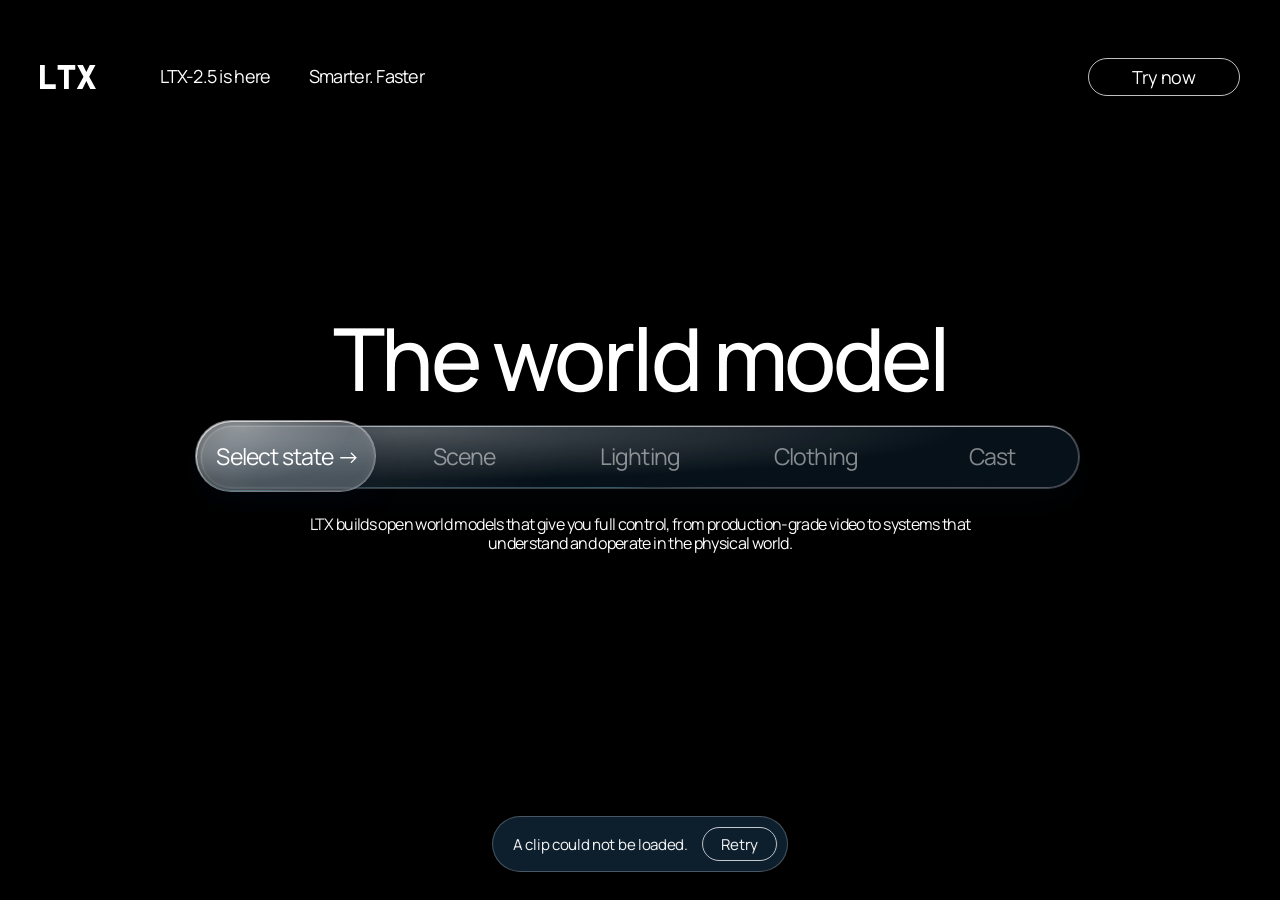
<file: ltx-site/index.html>
<!doctype html>
<html lang="en">
<head>
<meta charset="utf-8">
<meta name="viewport" content="width=device-width, initial-scale=1, viewport-fit=cover">
<title>LTX — The world model</title>
<meta name="description" content="LTX builds open world models that give you full control, from production-grade video to systems that understand and operate in the physical world.">
<meta name="theme-color" content="#000000">
<link rel="preconnect" href="https://fonts.googleapis.com">
<link rel="preconnect" href="https://fonts.gstatic.com" crossorigin>
<link href="https://fonts.googleapis.com/css2?family=Manrope:wght@400;500;600;700&display=swap" rel="stylesheet">
<link rel="stylesheet" href="css/home.css">
</head>
<body>
<main class="stage" id="stage">

  <!-- Eight persistent clips. src is fixed; never swapped. Order: forward / reverse per control. -->
  <video class="media" id="v1"  data-clip="1f" src="https://pub-86dc5b5484314368ac5436a674b0d919.r2.dev/designs/video-1.mp4"         muted playsinline preload="auto" aria-hidden="true"></video>
  <video class="media" id="v1r" data-clip="1r" src="https://pub-86dc5b5484314368ac5436a674b0d919.r2.dev/designs/video-1-reverse.mp4" muted playsinline preload="auto" aria-hidden="true"></video>
  <video class="media" id="v2"  data-clip="2f" src="https://pub-86dc5b5484314368ac5436a674b0d919.r2.dev/designs/video-2.mp4"         muted playsinline preload="auto" aria-hidden="true"></video>
  <video class="media" id="v2r" data-clip="2r" src="https://pub-86dc5b5484314368ac5436a674b0d919.r2.dev/designs/video-2-reverse.mp4" muted playsinline preload="auto" aria-hidden="true"></video>
  <video class="media" id="v3"  data-clip="3f" src="https://pub-86dc5b5484314368ac5436a674b0d919.r2.dev/designs/video-3.mp4"         muted playsinline preload="auto" aria-hidden="true"></video>
  <video class="media" id="v3r" data-clip="3r" src="https://pub-86dc5b5484314368ac5436a674b0d919.r2.dev/designs/video-3-reverse.mp4" muted playsinline preload="auto" aria-hidden="true"></video>
  <video class="media" id="v4"  data-clip="4f" src="https://pub-86dc5b5484314368ac5436a674b0d919.r2.dev/designs/video-4.mp4"         muted playsinline preload="auto" aria-hidden="true"></video>
  <video class="media" id="v4r" data-clip="4r" src="https://pub-86dc5b5484314368ac5436a674b0d919.r2.dev/designs/video-4-reverse.mp4" muted playsinline preload="auto" aria-hidden="true"></video>

  <section class="hero">
    <h1><span>The</span> <span>world</span> <span>model</span></h1>
    <p>LTX builds open world models that give you full control, from production-grade video to systems that understand and operate in the physical world.</p>
  </section>

  <div class="controller" id="controller" role="group" aria-label="Scene state controller" data-pos="0">
    <div class="glass track" aria-hidden="true"></div>
    <div class="glass capsule" aria-hidden="true"></div>
    <div class="cells">
      <div class="cell label"><span class="t">Select state →</span></div>
      <button type="button" class="cell" data-branch="scene"    data-label="Scene"    data-index="1" data-ready="0" disabled><span class="t">Scene</span></button>
      <button type="button" class="cell" data-branch="light"    data-label="Lighting" data-index="2" data-ready="0" disabled><span class="t">Lighting</span></button>
      <button type="button" class="cell" data-branch="colorway" data-label="Clothing" data-index="3" data-ready="0" disabled><span class="t">Clothing</span></button>
      <button type="button" class="cell" data-branch="fullLook" data-label="Cast"     data-index="4" data-ready="0" disabled><span class="t">Cast</span></button>
    </div>
  </div>

  <header class="site-header">
    <div class="brand">
      <a class="logo" href="index.html" aria-label="LTX home">
        <!-- Wordmark: 3 paths, viewBox 0 0 75 32. Swap in the official path data if you have it. -->
        <svg viewBox="0 0 75 32" xmlns="http://www.w3.org/2000/svg" role="img" aria-hidden="true" focusable="false">
          <path fill="#fff" d="M0 0h6.4v25.8H21V32H0z"/>
          <path fill="#fff" d="M23.5 0H47v6.2h-8.6V32H32V6.2h-8.5z"/>
          <path fill="#fff" d="M49.6 0h7.6l4.6 9.4L66.4 0H74l-8.4 15.6L74.6 32H67l-5.2-10.6L56.6 32H49l9-16.4z"/>
        </svg>
      </a>
      <div class="meta">
        <a href="experience.html">LTX-2.5 is here</a>
        <a href="models.html">Smarter. Faster</a>
      </div>
    </div>
    <a class="try" href="https://app.ltx.io/" target="_blank" rel="noopener noreferrer">Try now</a>
  </header>

  <div class="sr-only" id="status" role="status" aria-live="polite" aria-atomic="true"></div>
  <div class="notice" id="notice" hidden role="alert">
    <span id="noticeText"></span>
    <button type="button" id="retry">Retry</button>
  </div>
</main>
<script src="js/home.js"></script>
</body>
</html>
</file>
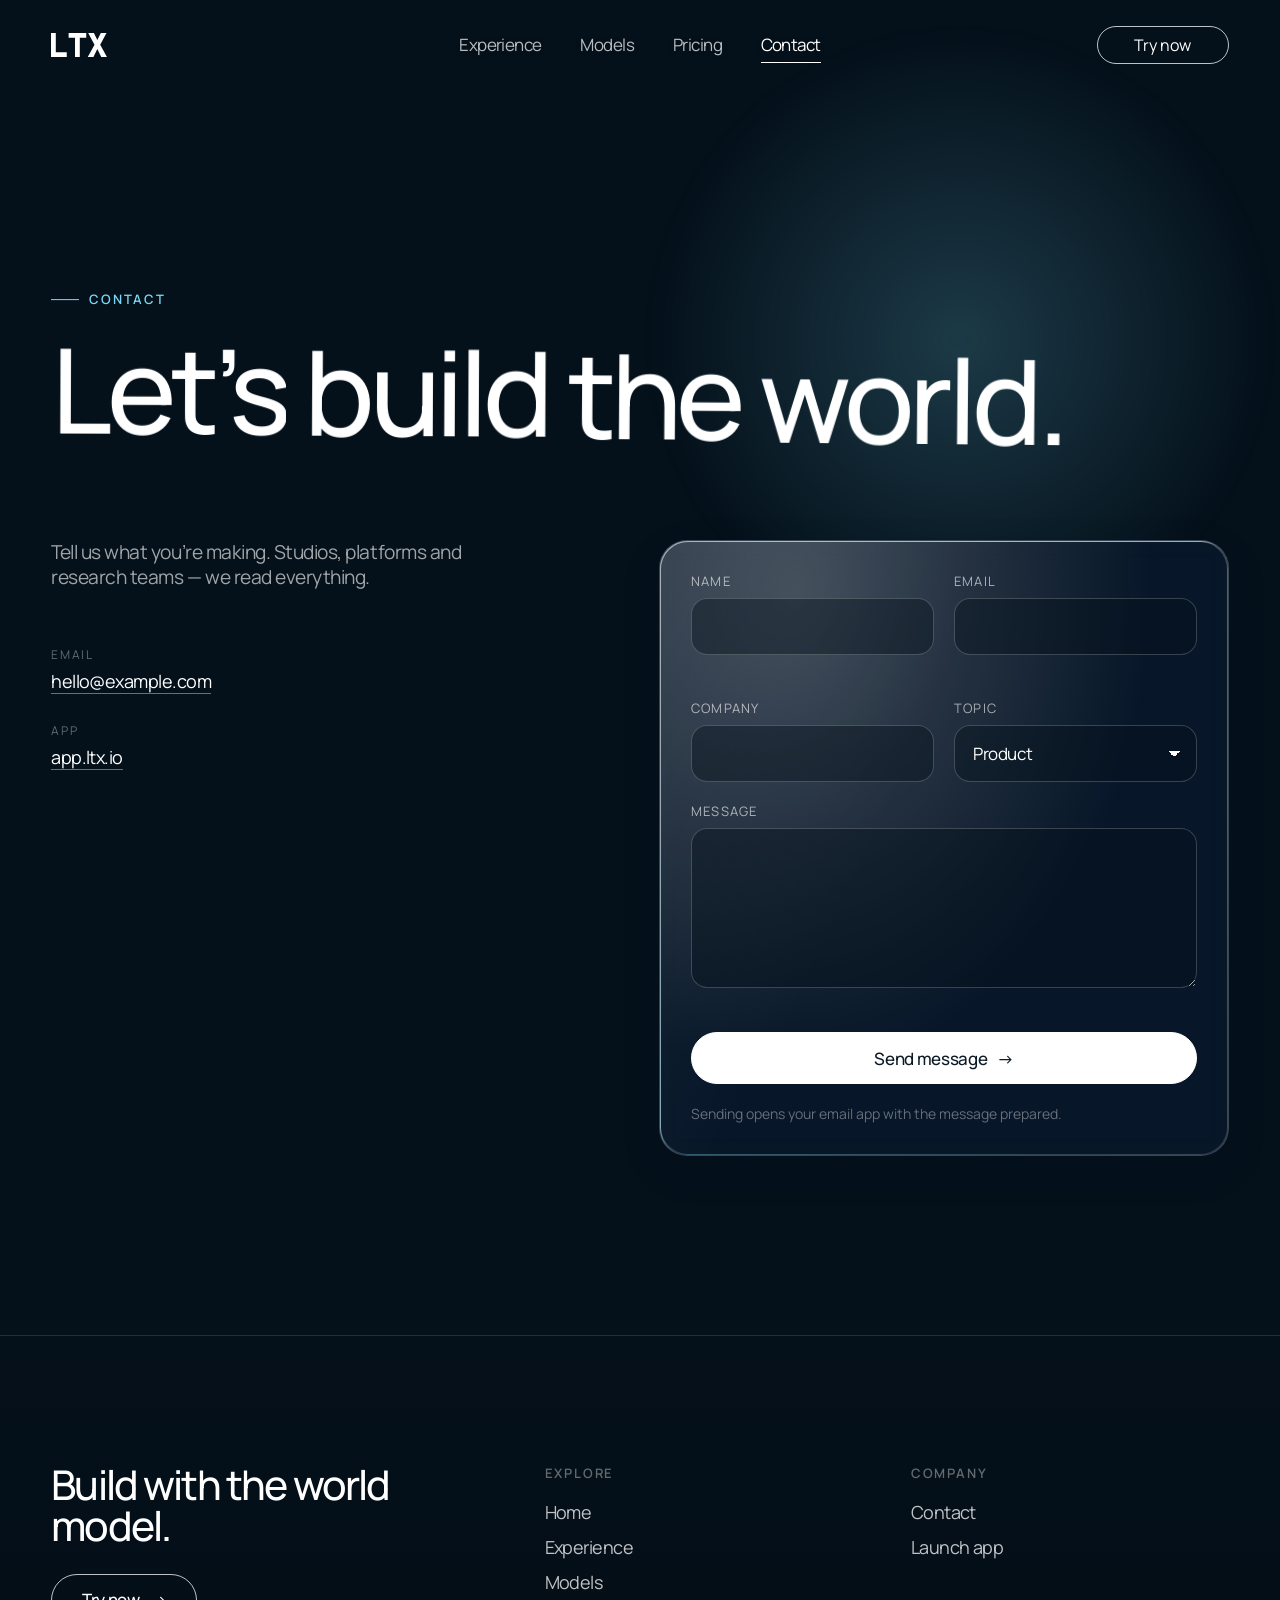
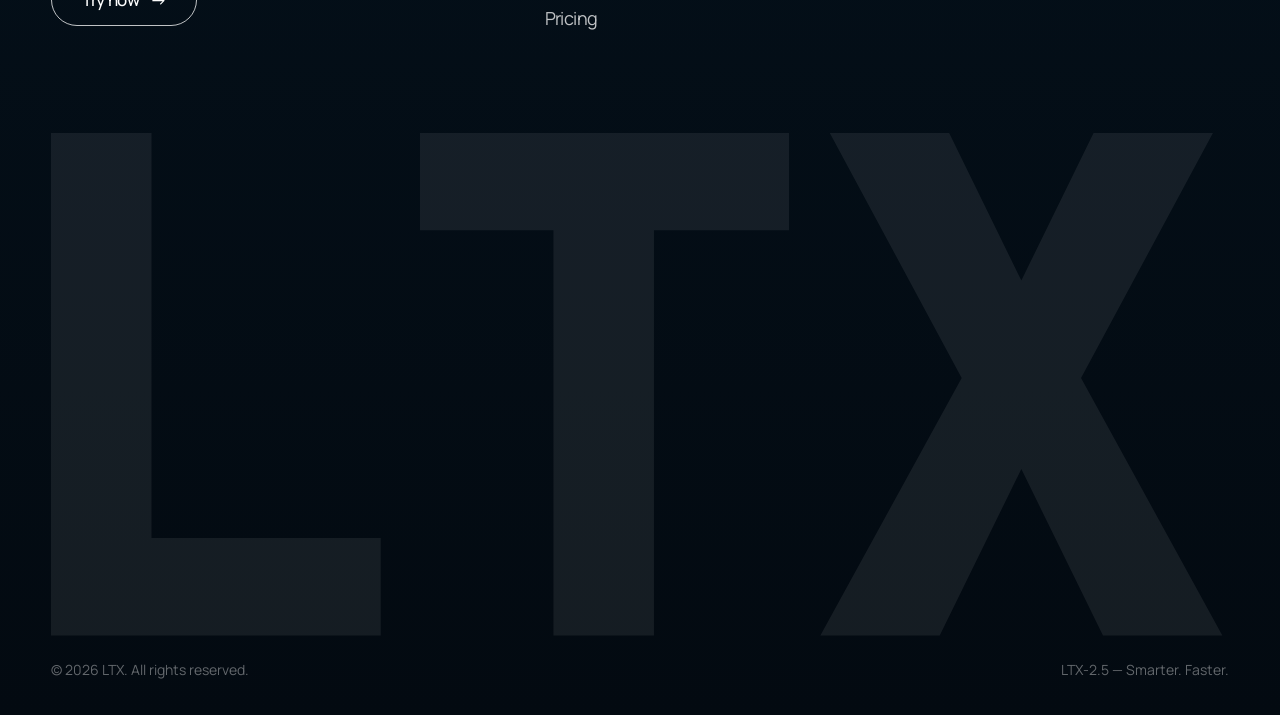
<file: ltx-site/contact.html>
<!doctype html>
<html lang="en">
<head>
<meta charset="utf-8"><meta name="viewport" content="width=device-width, initial-scale=1, viewport-fit=cover"><meta name="theme-color" content="#04101a"><script>document.documentElement.className+=" js"</script><link rel="preconnect" href="https://fonts.googleapis.com"><link rel="preconnect" href="https://fonts.gstatic.com" crossorigin><link href="https://fonts.googleapis.com/css2?family=Manrope:wght@400;500;600;700&display=swap" rel="stylesheet"><link rel="stylesheet" href="css/site.css">
<title>Contact — LTX</title>
<meta name="description" content="Talk to the LTX team about world models, enterprise deployments and partnerships.">
<link rel="stylesheet" href="css/pages.css">
</head>
<body>
<div class="curtain" id="curtain" aria-hidden="true"><svg viewBox="0 0 75 32" xmlns="http://www.w3.org/2000/svg" aria-hidden="true" focusable="false"><path fill="#fff" d="M0 0h6.4v25.8H21V32H0z"/><path fill="#fff" d="M23.5 0H47v6.2h-8.6V32H32V6.2h-8.5z"/><path fill="#fff" d="M49.6 0h7.6l4.6 9.4L66.4 0H74l-8.4 15.6L74.6 32H67l-5.2-10.6L56.6 32H49l9-16.4z"/></svg><div class="curtain-bar"><i></i></div></div><div class="scroll-progress" id="progress" aria-hidden="true"></div>
<header class="nav" id="nav"><a class="logo" href="index.html" aria-label="LTX home" data-transition><svg viewBox="0 0 75 32" xmlns="http://www.w3.org/2000/svg" aria-hidden="true" focusable="false"><path fill="#fff" d="M0 0h6.4v25.8H21V32H0z"/><path fill="#fff" d="M23.5 0H47v6.2h-8.6V32H32V6.2h-8.5z"/><path fill="#fff" d="M49.6 0h7.6l4.6 9.4L66.4 0H74l-8.4 15.6L74.6 32H67l-5.2-10.6L56.6 32H49l9-16.4z"/></svg></a><nav class="nav-links" aria-label="Primary"><a href="experience.html">Experience</a><a href="models.html">Models</a><a href="pricing.html">Pricing</a><a href="contact.html" aria-current="page">Contact</a></nav><div class="nav-right"><a class="try" href="https://app.ltx.io/" target="_blank" rel="noopener noreferrer">Try now</a><button class="menu-btn" id="menuBtn" type="button" aria-label="Menu" aria-expanded="false" aria-controls="menu"><span></span><span></span></button></div></header><div class="menu" id="menu" aria-hidden="true"><a href="index.html">Home</a><a href="experience.html">Experience</a><a href="models.html">Models</a><a href="pricing.html">Pricing</a><a href="contact.html">Contact</a></div>

<main>
  <section class="page-hero" style="min-height:60vh">
    <div class="wrap">
      <p class="eyebrow reveal" data-onload>Contact</p>
      <h1 class="display h-xl" data-split data-split-onload>Let’s build the world.</h1>
    </div>
  </section>

  <section class="section" style="padding-top:0">
    <div class="wrap contact-grid">
      <div>
        <p class="lede reveal">Tell us what you’re making. Studios, platforms and research teams — we read everything.</p>
        <div class="contact-meta reveal">
          <div><small>Email</small><a id="mailLink" href="mailto:hello@example.com">hello@example.com</a></div>
          <div><small>App</small><a href="https://app.ltx.io/" target="_blank" rel="noopener noreferrer">app.ltx.io</a></div>
        </div>
      </div>

      <div class="glass-card reveal">
        <form class="contact" id="contactForm" novalidate>
          <div class="row2">
            <div class="field"><label for="name">Name</label><input id="name" name="name" autocomplete="name" required><span class="err" id="e-name" aria-live="polite"></span></div>
            <div class="field"><label for="email">Email</label><input id="email" name="email" type="email" autocomplete="email" required><span class="err" id="e-email" aria-live="polite"></span></div>
          </div>
          <div class="row2">
            <div class="field"><label for="company">Company</label><input id="company" name="company" autocomplete="organization"></div>
            <div class="field"><label for="topic">Topic</label>
              <select id="topic" name="topic"><option>Product</option><option>Enterprise</option><option>Partnership</option><option>Press</option><option>Something else</option></select></div>
          </div>
          <div class="field"><label for="message">Message</label><textarea id="message" name="message" required></textarea><span class="err" id="e-message" aria-live="polite"></span></div>
          <button class="btn btn--solid" type="submit">Send message <span class="arr">→</span></button>
          <p class="form-note">Sending opens your email app with the message prepared.</p>
        </form>
        <div class="form-ok" id="formOk" role="status">
          <h3>Thank you.</h3>
          <p>Your email app should have opened with your message. If it didn’t, write to us directly.</p>
          <button class="btn" type="button" id="again">Send another</button>
        </div>
      </div>
    </div>
  </section>
</main>

<footer class="footer"><div class="wrap"><div class="footer-grid"><div><p class="cta-line">Build with the world model.</p><a class="btn" href="https://app.ltx.io/" target="_blank" rel="noopener noreferrer">Try now <span class="arr">→</span></a></div><div><h3>Explore</h3><ul><li><a href="index.html">Home</a></li><li><a href="experience.html">Experience</a></li><li><a href="models.html">Models</a></li><li><a href="pricing.html">Pricing</a></li></ul></div><div><h3>Company</h3><ul><li><a href="contact.html">Contact</a></li><li><a href="https://app.ltx.io/" target="_blank" rel="noopener noreferrer">Launch app</a></li></ul></div></div><div class="footer-mark" aria-hidden="true"><svg viewBox="0 0 75 32" preserveAspectRatio="xMidYMid meet" xmlns="http://www.w3.org/2000/svg" aria-hidden="true" focusable="false"><path fill="#fff" d="M0 0h6.4v25.8H21V32H0z"/><path fill="#fff" d="M23.5 0H47v6.2h-8.6V32H32V6.2h-8.5z"/><path fill="#fff" d="M49.6 0h7.6l4.6 9.4L66.4 0H74l-8.4 15.6L74.6 32H67l-5.2-10.6L56.6 32H49l9-16.4z"/></svg></div><div class="footer-bottom"><span>© 2026 LTX. All rights reserved.</span><span>LTX-2.5 — Smarter. Faster.</span></div></div></footer>
<script src="vendor/gsap.min.js"></script><script src="vendor/ScrollTrigger.min.js"></script><script src="vendor/lenis.min.js"></script><script src="js/site.js"></script>
<script src="js/contact.js"></script>
</body>
</html>
</file>
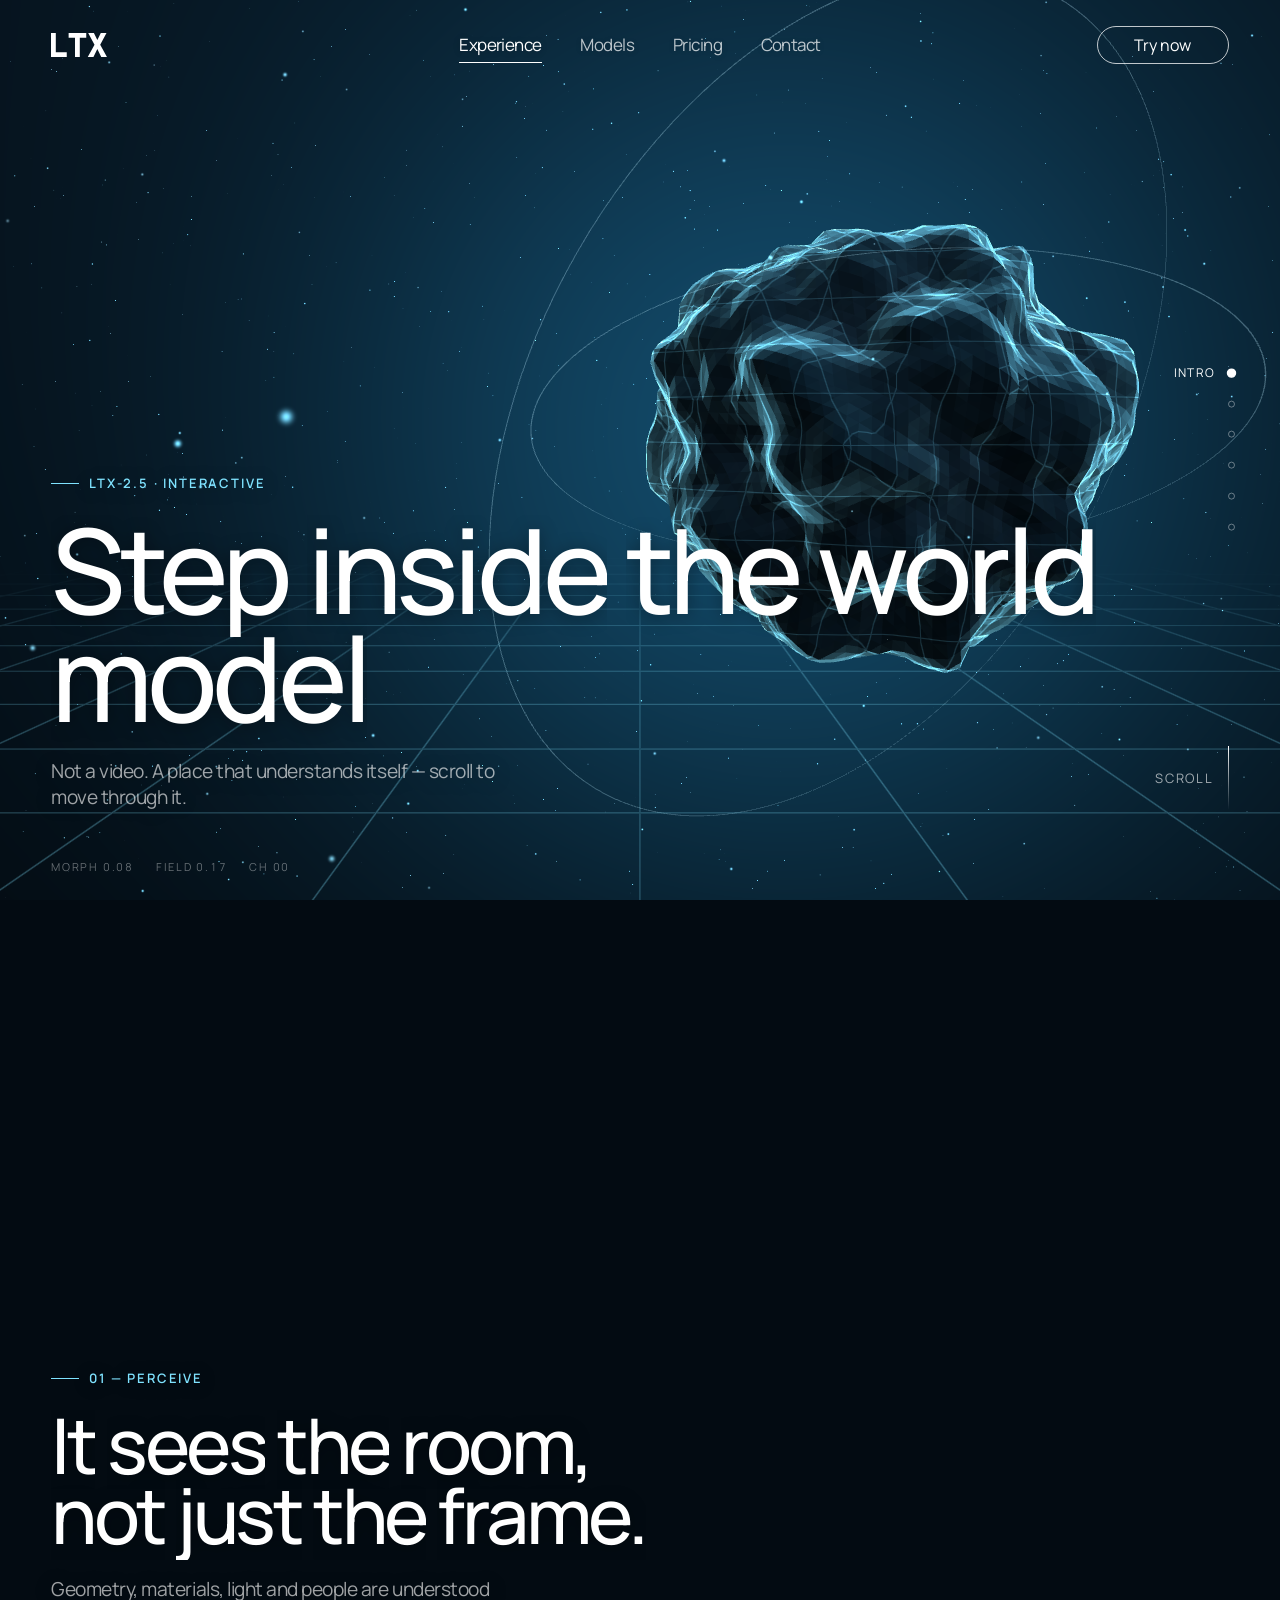
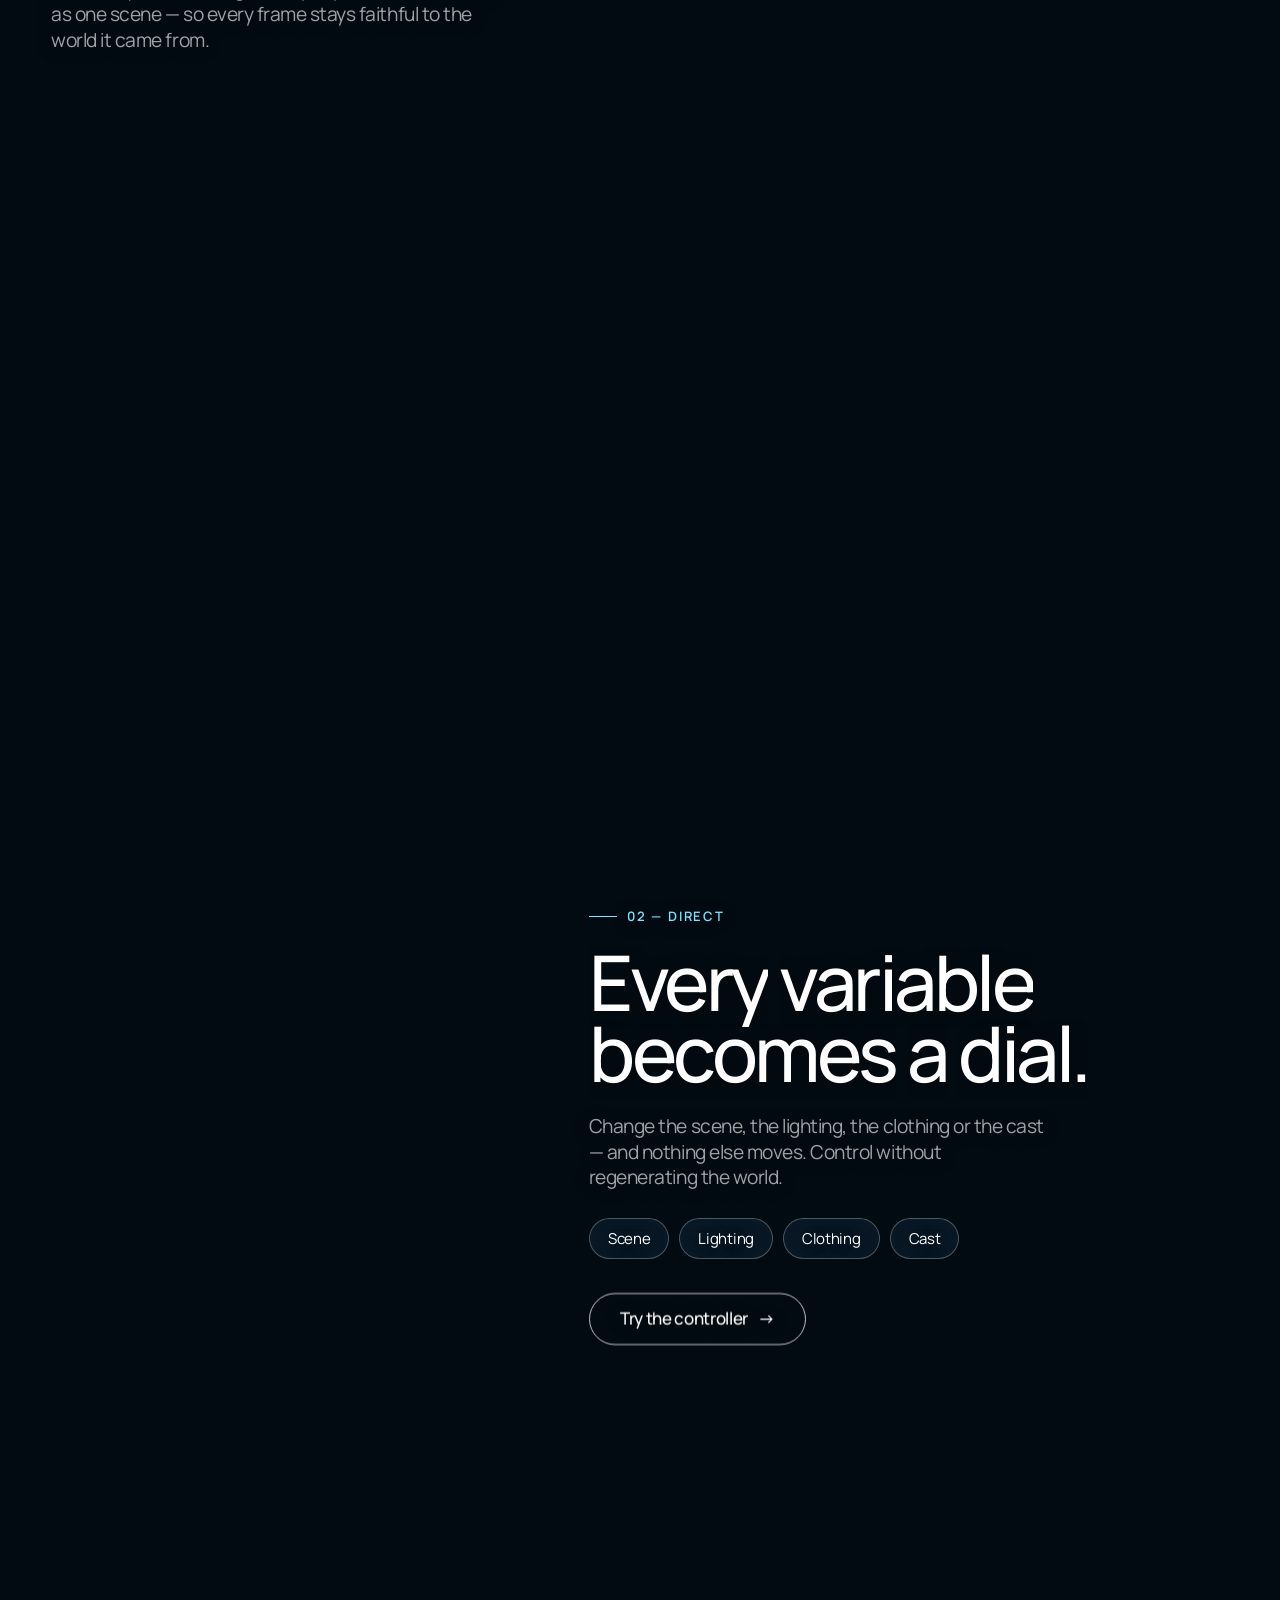
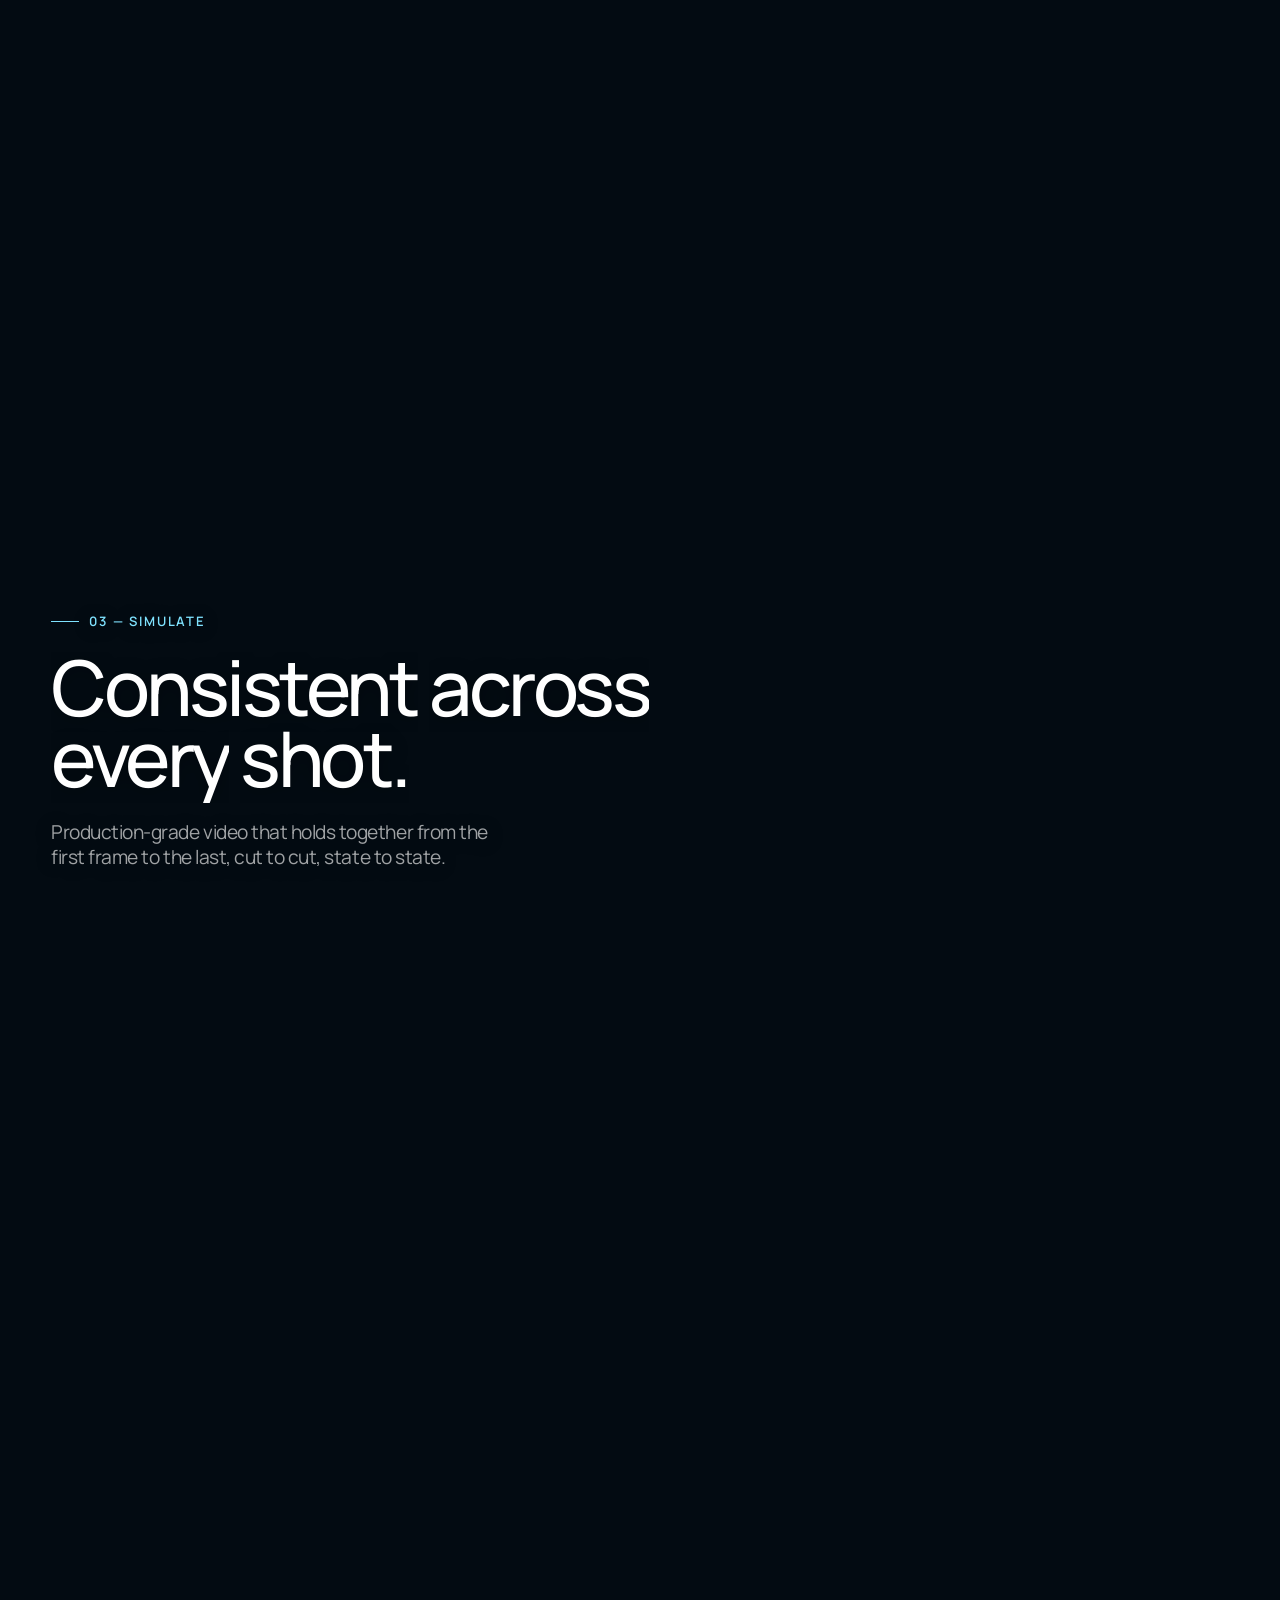
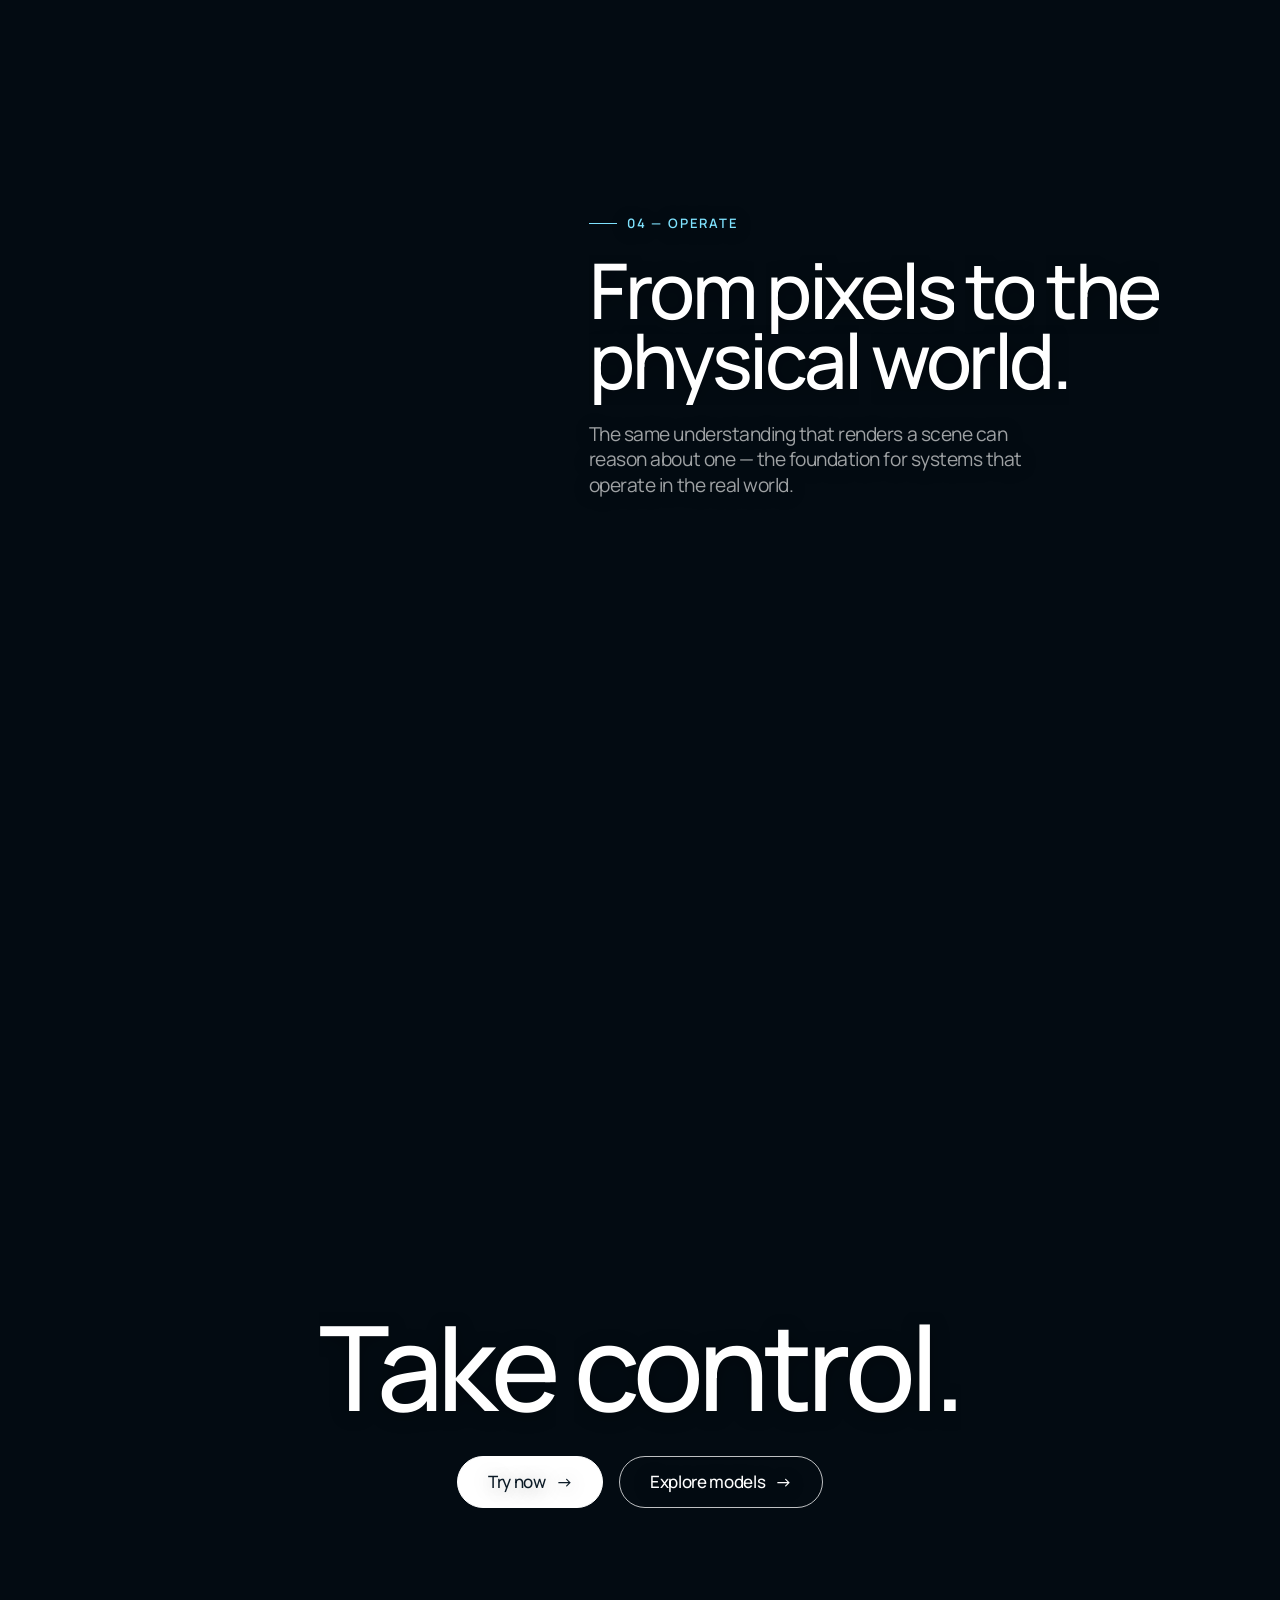
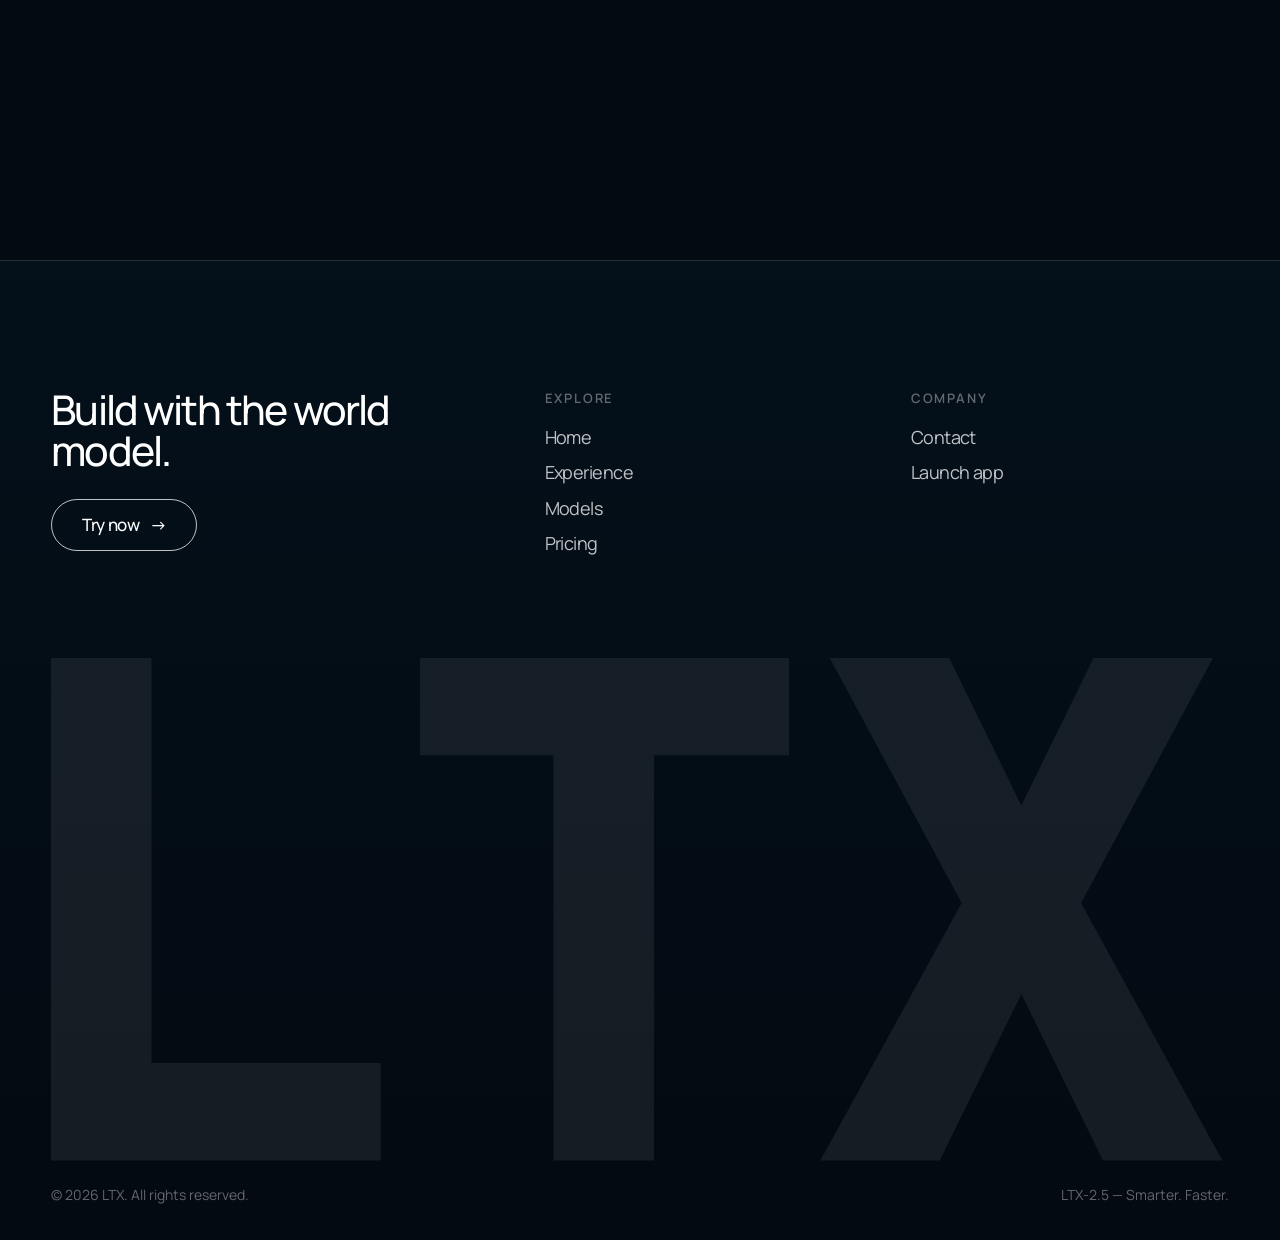
<file: ltx-site/experience.html>
<!doctype html>
<html lang="en">
<head>
<meta charset="utf-8"><meta name="viewport" content="width=device-width, initial-scale=1, viewport-fit=cover"><meta name="theme-color" content="#04101a"><script>document.documentElement.className+=" js"</script><link rel="preconnect" href="https://fonts.googleapis.com"><link rel="preconnect" href="https://fonts.gstatic.com" crossorigin><link href="https://fonts.googleapis.com/css2?family=Manrope:wght@400;500;600;700&display=swap" rel="stylesheet"><link rel="stylesheet" href="css/site.css">
<title>Experience — LTX, the world model</title>
<meta name="description" content="Step inside the LTX world model: an interactive 3D journey from perception to control to the physical world.">
<link rel="stylesheet" href="css/experience.css">
</head>
<body class="exp">
<div class="curtain" id="curtain" aria-hidden="true"><svg viewBox="0 0 75 32" xmlns="http://www.w3.org/2000/svg" aria-hidden="true" focusable="false"><path fill="#fff" d="M0 0h6.4v25.8H21V32H0z"/><path fill="#fff" d="M23.5 0H47v6.2h-8.6V32H32V6.2h-8.5z"/><path fill="#fff" d="M49.6 0h7.6l4.6 9.4L66.4 0H74l-8.4 15.6L74.6 32H67l-5.2-10.6L56.6 32H49l9-16.4z"/></svg><div class="curtain-bar"><i></i></div></div><div class="scroll-progress" id="progress" aria-hidden="true"></div>
<canvas id="gl" aria-hidden="true"></canvas>
<header class="nav" id="nav"><a class="logo" href="index.html" aria-label="LTX home" data-transition><svg viewBox="0 0 75 32" xmlns="http://www.w3.org/2000/svg" aria-hidden="true" focusable="false"><path fill="#fff" d="M0 0h6.4v25.8H21V32H0z"/><path fill="#fff" d="M23.5 0H47v6.2h-8.6V32H32V6.2h-8.5z"/><path fill="#fff" d="M49.6 0h7.6l4.6 9.4L66.4 0H74l-8.4 15.6L74.6 32H67l-5.2-10.6L56.6 32H49l9-16.4z"/></svg></a><nav class="nav-links" aria-label="Primary"><a href="experience.html" aria-current="page">Experience</a><a href="models.html">Models</a><a href="pricing.html">Pricing</a><a href="contact.html">Contact</a></nav><div class="nav-right"><a class="try" href="https://app.ltx.io/" target="_blank" rel="noopener noreferrer">Try now</a><button class="menu-btn" id="menuBtn" type="button" aria-label="Menu" aria-expanded="false" aria-controls="menu"><span></span><span></span></button></div></header><div class="menu" id="menu" aria-hidden="true"><a href="index.html">Home</a><a href="experience.html">Experience</a><a href="models.html">Models</a><a href="pricing.html">Pricing</a><a href="contact.html">Contact</a></div>

<main id="scroll">
  <section class="chapter chapter--hero" data-chapter="0" data-name="Intro">
    <div class="copy copy--left">
      <p class="eyebrow reveal" data-onload>LTX-2.5 · Interactive</p>
      <h1 class="display h-xl" data-split data-split-onload>Step inside the world model</h1>
      <p class="lede reveal" data-onload data-delay="0.35">Not a video. A place that understands itself — scroll to move through it.</p>
    </div>
    <div class="cue" aria-hidden="true"><span>Scroll</span><i></i></div>
  </section>

  <section class="chapter" data-chapter="1" data-name="Perceive" id="perceive">
    <div class="copy copy--left">
      <p class="eyebrow reveal">01 — Perceive</p>
      <h2 class="display h-lg" data-split>It sees the room, not just the frame.</h2>
      <p class="lede reveal">Geometry, materials, light and people are understood as one scene — so every frame stays faithful to the world it came from.</p>
    </div>
  </section>

  <section class="chapter" data-chapter="2" data-name="Direct" id="direct">
    <div class="copy copy--right">
      <p class="eyebrow reveal">02 — Direct</p>
      <h2 class="display h-lg" data-split>Every variable becomes a dial.</h2>
      <p class="lede reveal">Change the scene, the lighting, the clothing or the cast — and nothing else moves. Control without regenerating the world.</p>
      <ul class="chips reveal" aria-label="Controls">
        <li>Scene</li><li>Lighting</li><li>Clothing</li><li>Cast</li>
      </ul>
      <a class="btn reveal" href="index.html">Try the controller <span class="arr">→</span></a>
    </div>
  </section>

  <section class="chapter" data-chapter="3" data-name="Simulate" id="simulate">
    <div class="copy copy--left">
      <p class="eyebrow reveal">03 — Simulate</p>
      <h2 class="display h-lg" data-split>Consistent across every shot.</h2>
      <p class="lede reveal">Production-grade video that holds together from the first frame to the last, cut to cut, state to state.</p>
    </div>
  </section>

  <section class="chapter" data-chapter="4" data-name="Operate" id="operate">
    <div class="copy copy--right">
      <p class="eyebrow reveal">04 — Operate</p>
      <h2 class="display h-lg" data-split>From pixels to the physical world.</h2>
      <p class="lede reveal">The same understanding that renders a scene can reason about one — the foundation for systems that operate in the real world.</p>
    </div>
  </section>

  <section class="chapter chapter--cta" data-chapter="5" data-name="Begin">
    <div class="copy copy--center">
      <h2 class="display h-xl" data-split>Take control.</h2>
      <div class="cta-row reveal">
        <a class="btn btn--solid" href="https://app.ltx.io/" target="_blank" rel="noopener noreferrer">Try now <span class="arr">→</span></a>
        <a class="btn" href="models.html">Explore models <span class="arr">→</span></a>
      </div>
    </div>
  </section>
</main>

<aside class="rail" id="rail" aria-label="Chapters"></aside>
<div class="hud" id="hud" aria-hidden="true"><span id="hudA">MORPH 0.00</span><span id="hudB">FIELD 0.18</span><span id="hudC">CH 00</span></div>

<footer class="footer"><div class="wrap"><div class="footer-grid"><div><p class="cta-line">Build with the world model.</p><a class="btn" href="https://app.ltx.io/" target="_blank" rel="noopener noreferrer">Try now <span class="arr">→</span></a></div><div><h3>Explore</h3><ul><li><a href="index.html">Home</a></li><li><a href="experience.html">Experience</a></li><li><a href="models.html">Models</a></li><li><a href="pricing.html">Pricing</a></li></ul></div><div><h3>Company</h3><ul><li><a href="contact.html">Contact</a></li><li><a href="https://app.ltx.io/" target="_blank" rel="noopener noreferrer">Launch app</a></li></ul></div></div><div class="footer-mark" aria-hidden="true"><svg viewBox="0 0 75 32" preserveAspectRatio="xMidYMid meet" xmlns="http://www.w3.org/2000/svg" aria-hidden="true" focusable="false"><path fill="#fff" d="M0 0h6.4v25.8H21V32H0z"/><path fill="#fff" d="M23.5 0H47v6.2h-8.6V32H32V6.2h-8.5z"/><path fill="#fff" d="M49.6 0h7.6l4.6 9.4L66.4 0H74l-8.4 15.6L74.6 32H67l-5.2-10.6L56.6 32H49l9-16.4z"/></svg></div><div class="footer-bottom"><span>© 2026 LTX. All rights reserved.</span><span>LTX-2.5 — Smarter. Faster.</span></div></div></footer>

<script src="vendor/gsap.min.js"></script><script src="vendor/ScrollTrigger.min.js"></script><script src="vendor/lenis.min.js"></script><script src="js/site.js"></script>
<script src="vendor/three.min.js"></script>
<script src="js/scene3d.js"></script>
</body>
</html>
</file>
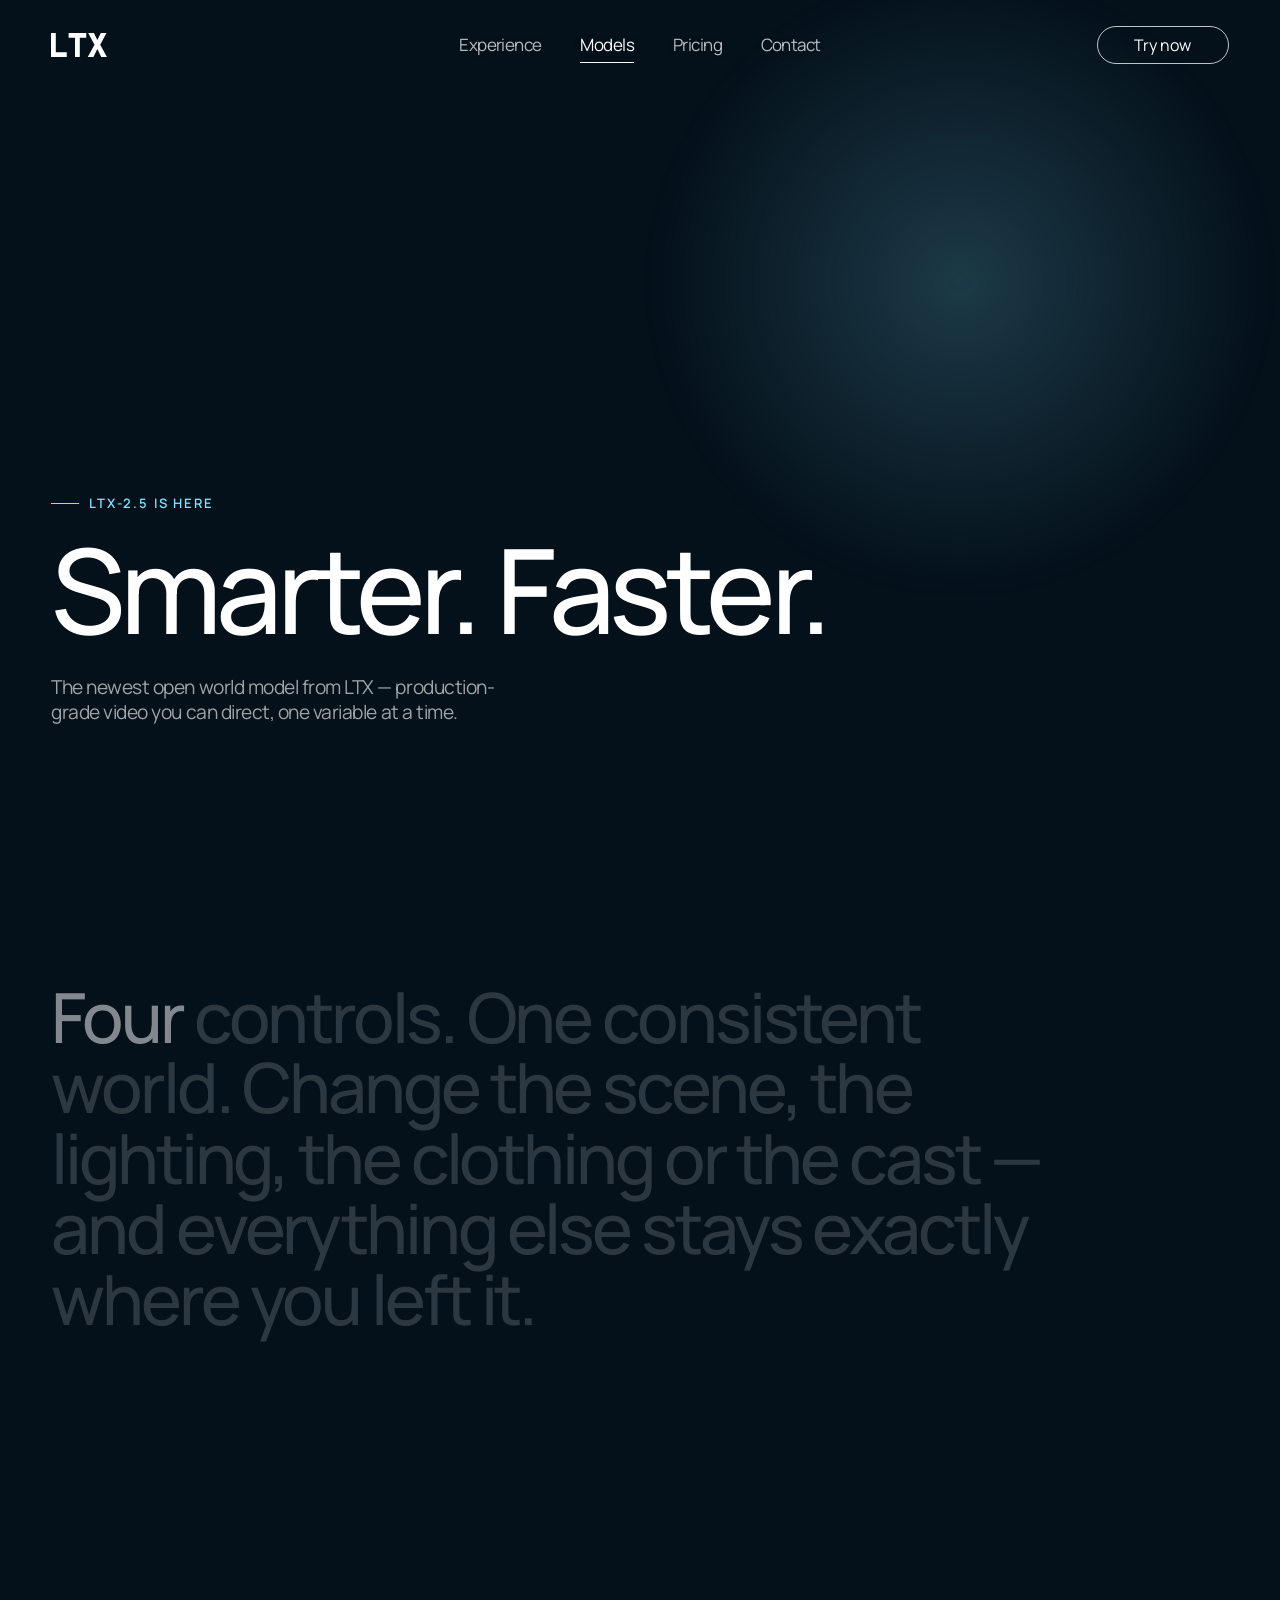
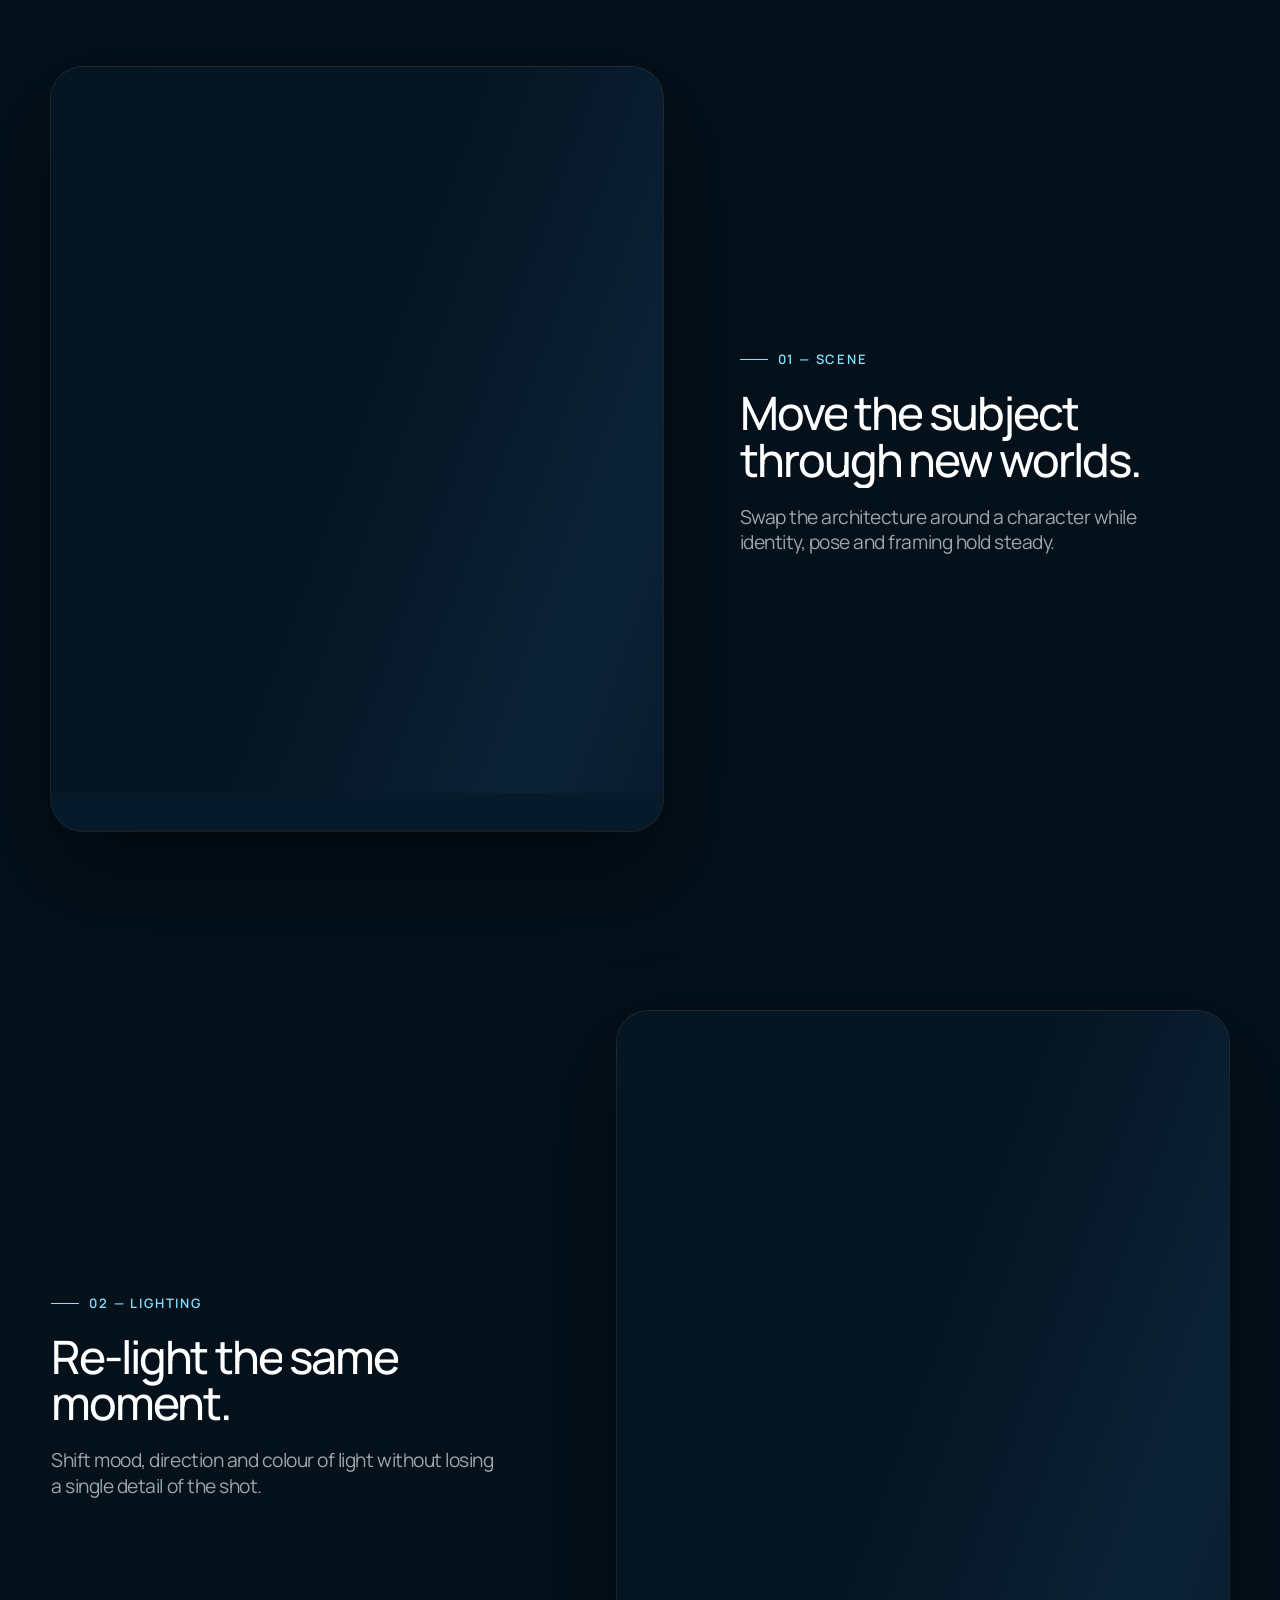
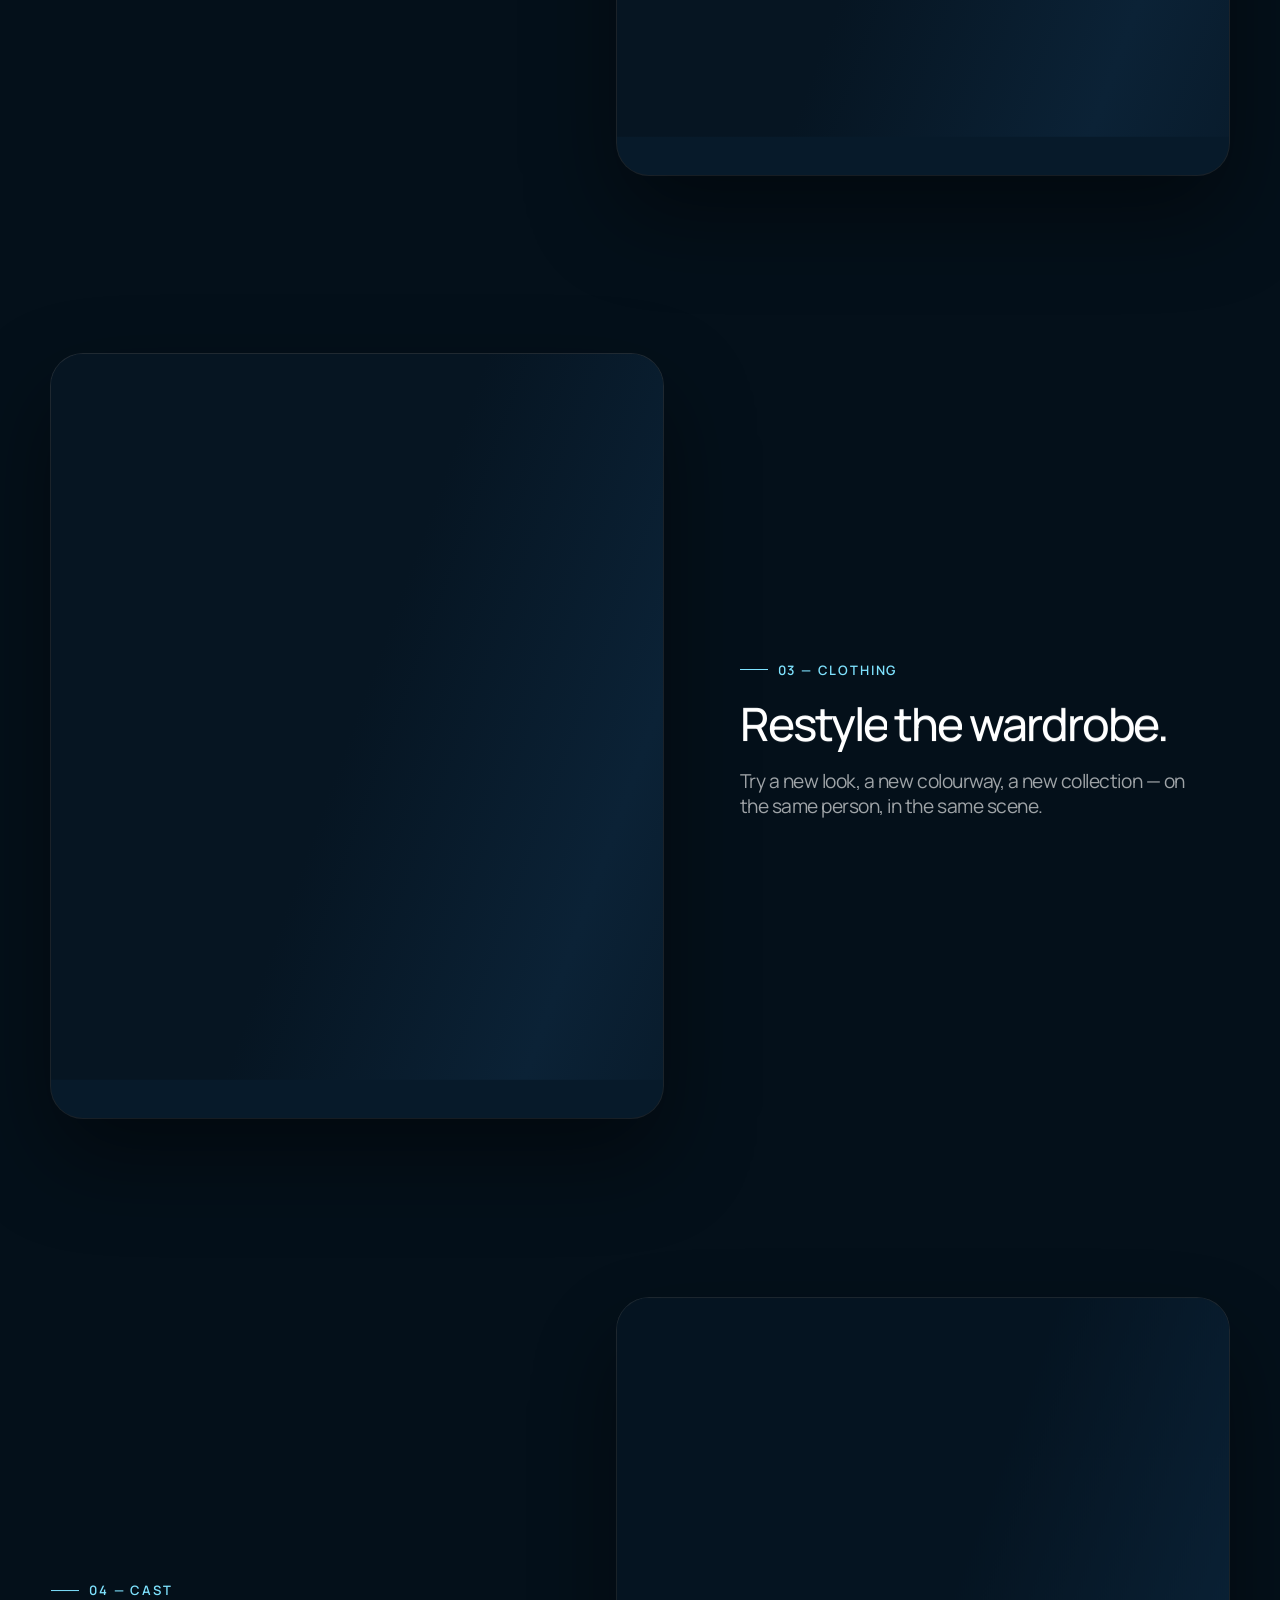
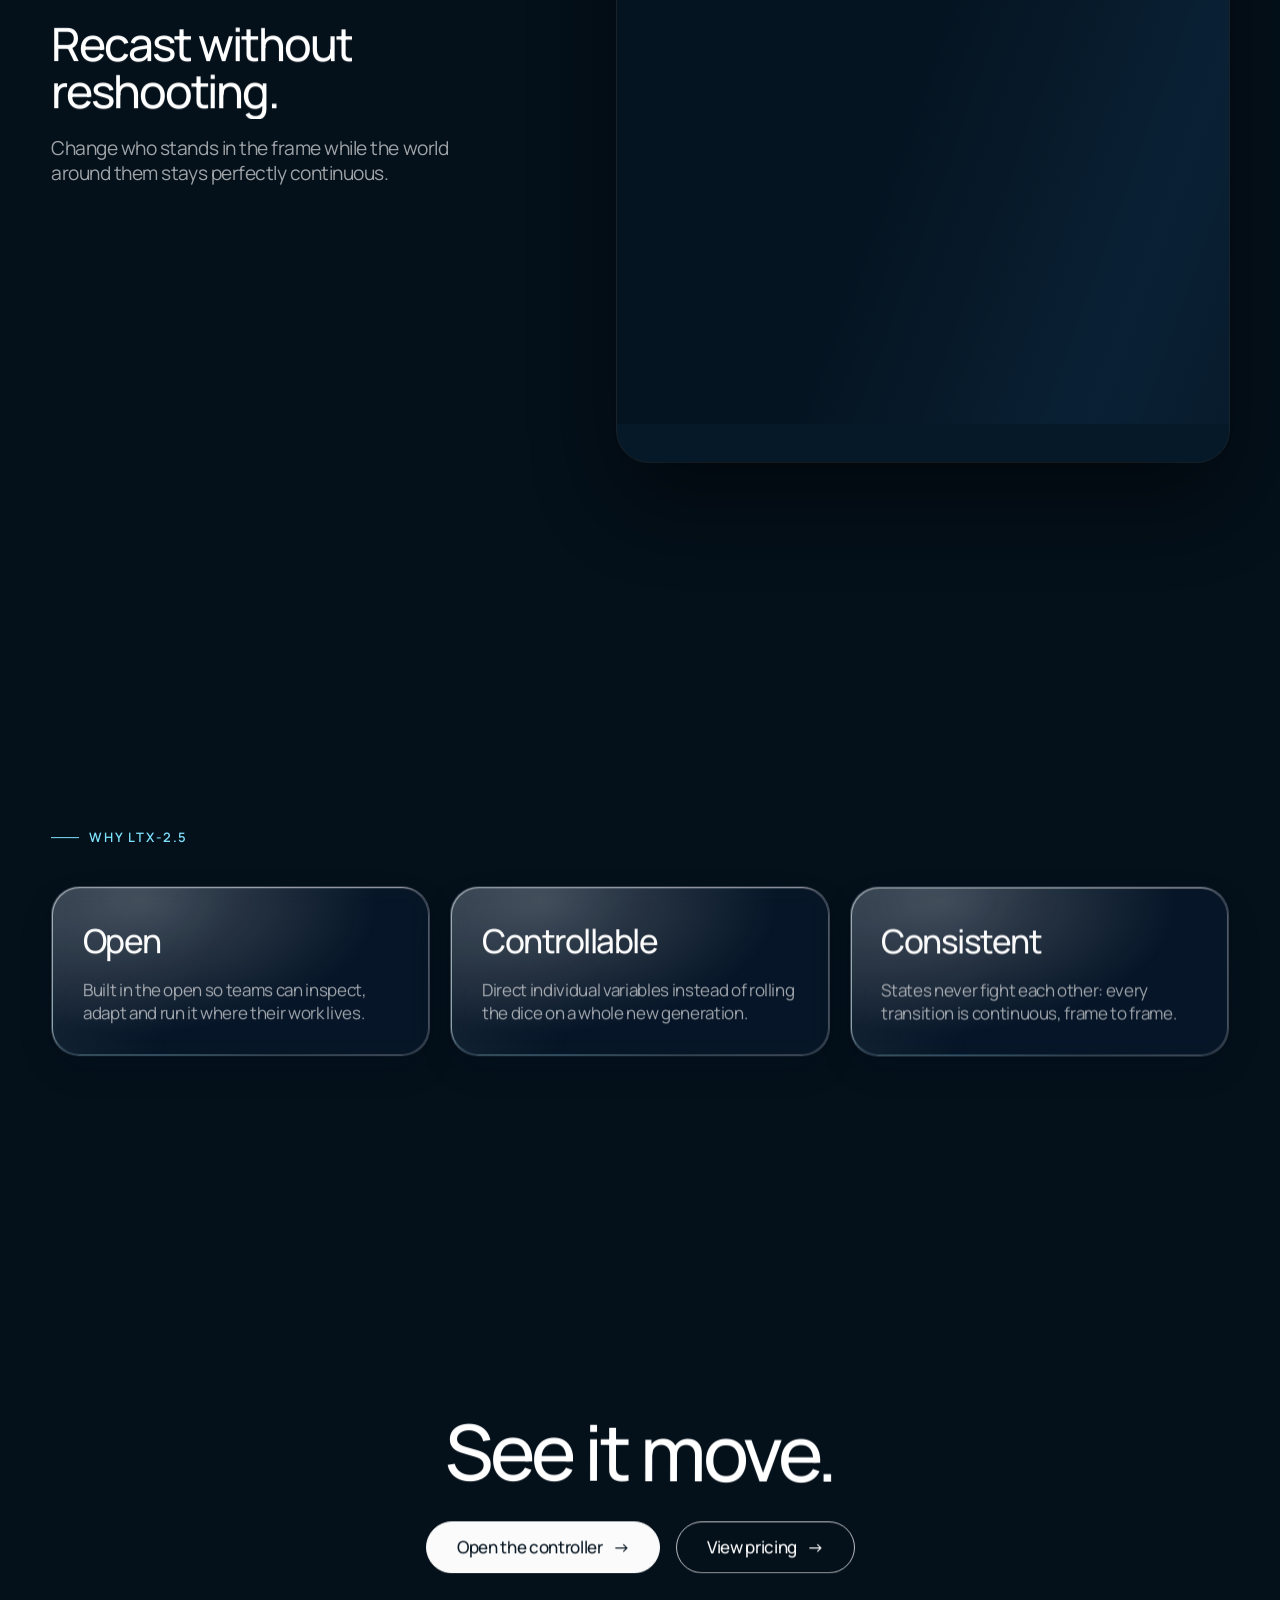
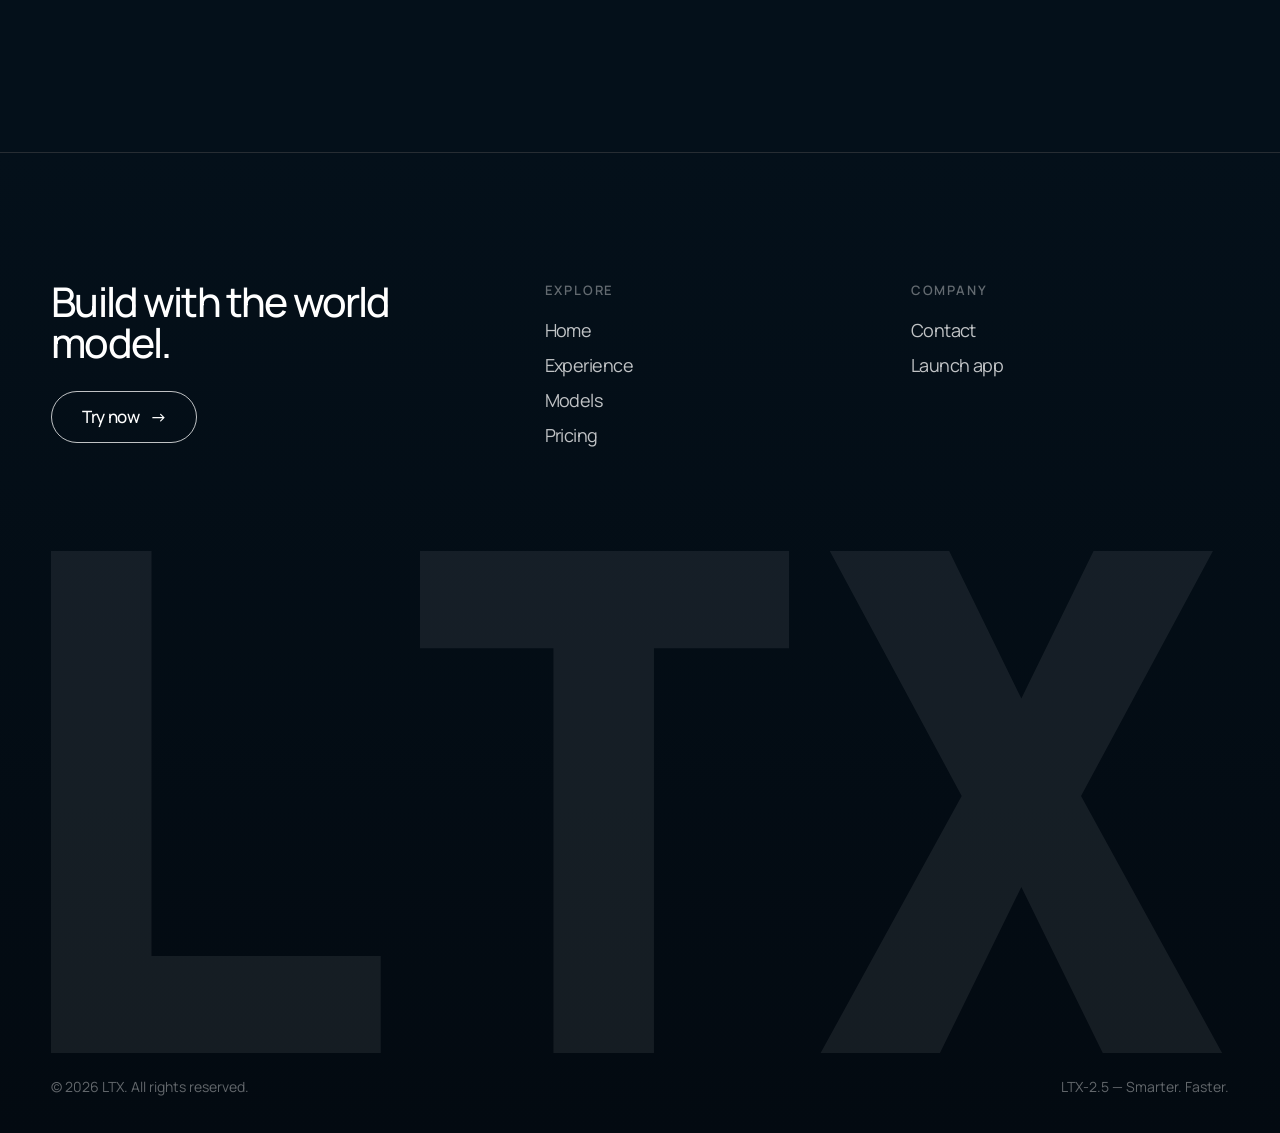
<file: ltx-site/models.html>
<!doctype html>
<html lang="en">
<head>
<meta charset="utf-8"><meta name="viewport" content="width=device-width, initial-scale=1, viewport-fit=cover"><meta name="theme-color" content="#04101a"><script>document.documentElement.className+=" js"</script><link rel="preconnect" href="https://fonts.googleapis.com"><link rel="preconnect" href="https://fonts.gstatic.com" crossorigin><link href="https://fonts.googleapis.com/css2?family=Manrope:wght@400;500;600;700&display=swap" rel="stylesheet"><link rel="stylesheet" href="css/site.css">
<title>Models — LTX-2.5</title>
<meta name="description" content="LTX-2.5: smarter, faster world models. Direct scene, lighting, clothing and cast without regenerating the world.">
<link rel="stylesheet" href="css/pages.css">
</head>
<body>
<div class="curtain" id="curtain" aria-hidden="true"><svg viewBox="0 0 75 32" xmlns="http://www.w3.org/2000/svg" aria-hidden="true" focusable="false"><path fill="#fff" d="M0 0h6.4v25.8H21V32H0z"/><path fill="#fff" d="M23.5 0H47v6.2h-8.6V32H32V6.2h-8.5z"/><path fill="#fff" d="M49.6 0h7.6l4.6 9.4L66.4 0H74l-8.4 15.6L74.6 32H67l-5.2-10.6L56.6 32H49l9-16.4z"/></svg><div class="curtain-bar"><i></i></div></div><div class="scroll-progress" id="progress" aria-hidden="true"></div>
<header class="nav" id="nav"><a class="logo" href="index.html" aria-label="LTX home" data-transition><svg viewBox="0 0 75 32" xmlns="http://www.w3.org/2000/svg" aria-hidden="true" focusable="false"><path fill="#fff" d="M0 0h6.4v25.8H21V32H0z"/><path fill="#fff" d="M23.5 0H47v6.2h-8.6V32H32V6.2h-8.5z"/><path fill="#fff" d="M49.6 0h7.6l4.6 9.4L66.4 0H74l-8.4 15.6L74.6 32H67l-5.2-10.6L56.6 32H49l9-16.4z"/></svg></a><nav class="nav-links" aria-label="Primary"><a href="experience.html">Experience</a><a href="models.html" aria-current="page">Models</a><a href="pricing.html">Pricing</a><a href="contact.html">Contact</a></nav><div class="nav-right"><a class="try" href="https://app.ltx.io/" target="_blank" rel="noopener noreferrer">Try now</a><button class="menu-btn" id="menuBtn" type="button" aria-label="Menu" aria-expanded="false" aria-controls="menu"><span></span><span></span></button></div></header><div class="menu" id="menu" aria-hidden="true"><a href="index.html">Home</a><a href="experience.html">Experience</a><a href="models.html">Models</a><a href="pricing.html">Pricing</a><a href="contact.html">Contact</a></div>

<main>
  <section class="page-hero">
    <div class="wrap">
      <p class="eyebrow reveal" data-onload>LTX-2.5 is here</p>
      <h1 class="display h-xl" data-split data-split-onload>Smarter. Faster.</h1>
      <p class="lede reveal" data-onload data-delay="0.3" style="margin-top:32px">The newest open world model from LTX — production-grade video you can direct, one variable at a time.</p>
    </div>
  </section>

  <section class="section statement">
    <div class="wrap">
      <p class="scrub display h-md" data-scrub>Four controls. One consistent world. Change the scene, the lighting, the clothing or the cast — and everything else stays exactly where you left it.</p>
    </div>
  </section>

  <section class="section caps" id="capabilities">
    <div class="wrap">

      <article class="cap">
        <div class="cap-media reveal">
          <div class="pp" data-fwd="https://pub-86dc5b5484314368ac5436a674b0d919.r2.dev/designs/video-2.mp4" data-rev="https://pub-86dc5b5484314368ac5436a674b0d919.r2.dev/designs/video-2-reverse.mp4"></div>
        </div>
        <div class="cap-copy">
          <p class="eyebrow reveal">01 — Scene</p>
          <h2 class="display h-md" data-split>Move the subject through new worlds.</h2>
          <p class="lede reveal">Swap the architecture around a character while identity, pose and framing hold steady.</p>
        </div>
      </article>

      <article class="cap cap--flip">
        <div class="cap-media reveal">
          <div class="pp" data-fwd="https://pub-86dc5b5484314368ac5436a674b0d919.r2.dev/designs/video-3.mp4" data-rev="https://pub-86dc5b5484314368ac5436a674b0d919.r2.dev/designs/video-3-reverse.mp4"></div>
        </div>
        <div class="cap-copy">
          <p class="eyebrow reveal">02 — Lighting</p>
          <h2 class="display h-md" data-split>Re-light the same moment.</h2>
          <p class="lede reveal">Shift mood, direction and colour of light without losing a single detail of the shot.</p>
        </div>
      </article>

      <article class="cap">
        <div class="cap-media reveal">
          <div class="pp" data-fwd="https://pub-86dc5b5484314368ac5436a674b0d919.r2.dev/designs/video-1.mp4" data-rev="https://pub-86dc5b5484314368ac5436a674b0d919.r2.dev/designs/video-1-reverse.mp4"></div>
        </div>
        <div class="cap-copy">
          <p class="eyebrow reveal">03 — Clothing</p>
          <h2 class="display h-md" data-split>Restyle the wardrobe.</h2>
          <p class="lede reveal">Try a new look, a new colourway, a new collection — on the same person, in the same scene.</p>
        </div>
      </article>

      <article class="cap cap--flip">
        <div class="cap-media reveal">
          <div class="pp" data-fwd="https://pub-86dc5b5484314368ac5436a674b0d919.r2.dev/designs/video-4.mp4" data-rev="https://pub-86dc5b5484314368ac5436a674b0d919.r2.dev/designs/video-4-reverse.mp4"></div>
        </div>
        <div class="cap-copy">
          <p class="eyebrow reveal">04 — Cast</p>
          <h2 class="display h-md" data-split>Recast without reshooting.</h2>
          <p class="lede reveal">Change who stands in the frame while the world around them stays perfectly continuous.</p>
        </div>
      </article>

    </div>
  </section>

  <section class="section principles">
    <div class="wrap">
      <p class="eyebrow reveal">Why LTX-2.5</p>
      <div class="grid3">
        <div class="glass-card reveal"><h3>Open</h3><p>Built in the open so teams can inspect, adapt and run it where their work lives.</p></div>
        <div class="glass-card reveal" data-delay="0.1"><h3>Controllable</h3><p>Direct individual variables instead of rolling the dice on a whole new generation.</p></div>
        <div class="glass-card reveal" data-delay="0.2"><h3>Consistent</h3><p>States never fight each other: every transition is continuous, frame to frame.</p></div>
      </div>
    </div>
  </section>

  <section class="section cta-band">
    <div class="wrap center">
      <h2 class="display h-lg" data-split>See it move.</h2>
      <div class="cta-row reveal">
        <a class="btn btn--solid" href="index.html">Open the controller <span class="arr">→</span></a>
        <a class="btn" href="pricing.html">View pricing <span class="arr">→</span></a>
      </div>
    </div>
  </section>
</main>

<footer class="footer"><div class="wrap"><div class="footer-grid"><div><p class="cta-line">Build with the world model.</p><a class="btn" href="https://app.ltx.io/" target="_blank" rel="noopener noreferrer">Try now <span class="arr">→</span></a></div><div><h3>Explore</h3><ul><li><a href="index.html">Home</a></li><li><a href="experience.html">Experience</a></li><li><a href="models.html">Models</a></li><li><a href="pricing.html">Pricing</a></li></ul></div><div><h3>Company</h3><ul><li><a href="contact.html">Contact</a></li><li><a href="https://app.ltx.io/" target="_blank" rel="noopener noreferrer">Launch app</a></li></ul></div></div><div class="footer-mark" aria-hidden="true"><svg viewBox="0 0 75 32" preserveAspectRatio="xMidYMid meet" xmlns="http://www.w3.org/2000/svg" aria-hidden="true" focusable="false"><path fill="#fff" d="M0 0h6.4v25.8H21V32H0z"/><path fill="#fff" d="M23.5 0H47v6.2h-8.6V32H32V6.2h-8.5z"/><path fill="#fff" d="M49.6 0h7.6l4.6 9.4L66.4 0H74l-8.4 15.6L74.6 32H67l-5.2-10.6L56.6 32H49l9-16.4z"/></svg></div><div class="footer-bottom"><span>© 2026 LTX. All rights reserved.</span><span>LTX-2.5 — Smarter. Faster.</span></div></div></footer>
<script src="vendor/gsap.min.js"></script><script src="vendor/ScrollTrigger.min.js"></script><script src="vendor/lenis.min.js"></script><script src="js/site.js"></script>
<script src="js/models.js"></script>
</body>
</html>
</file>
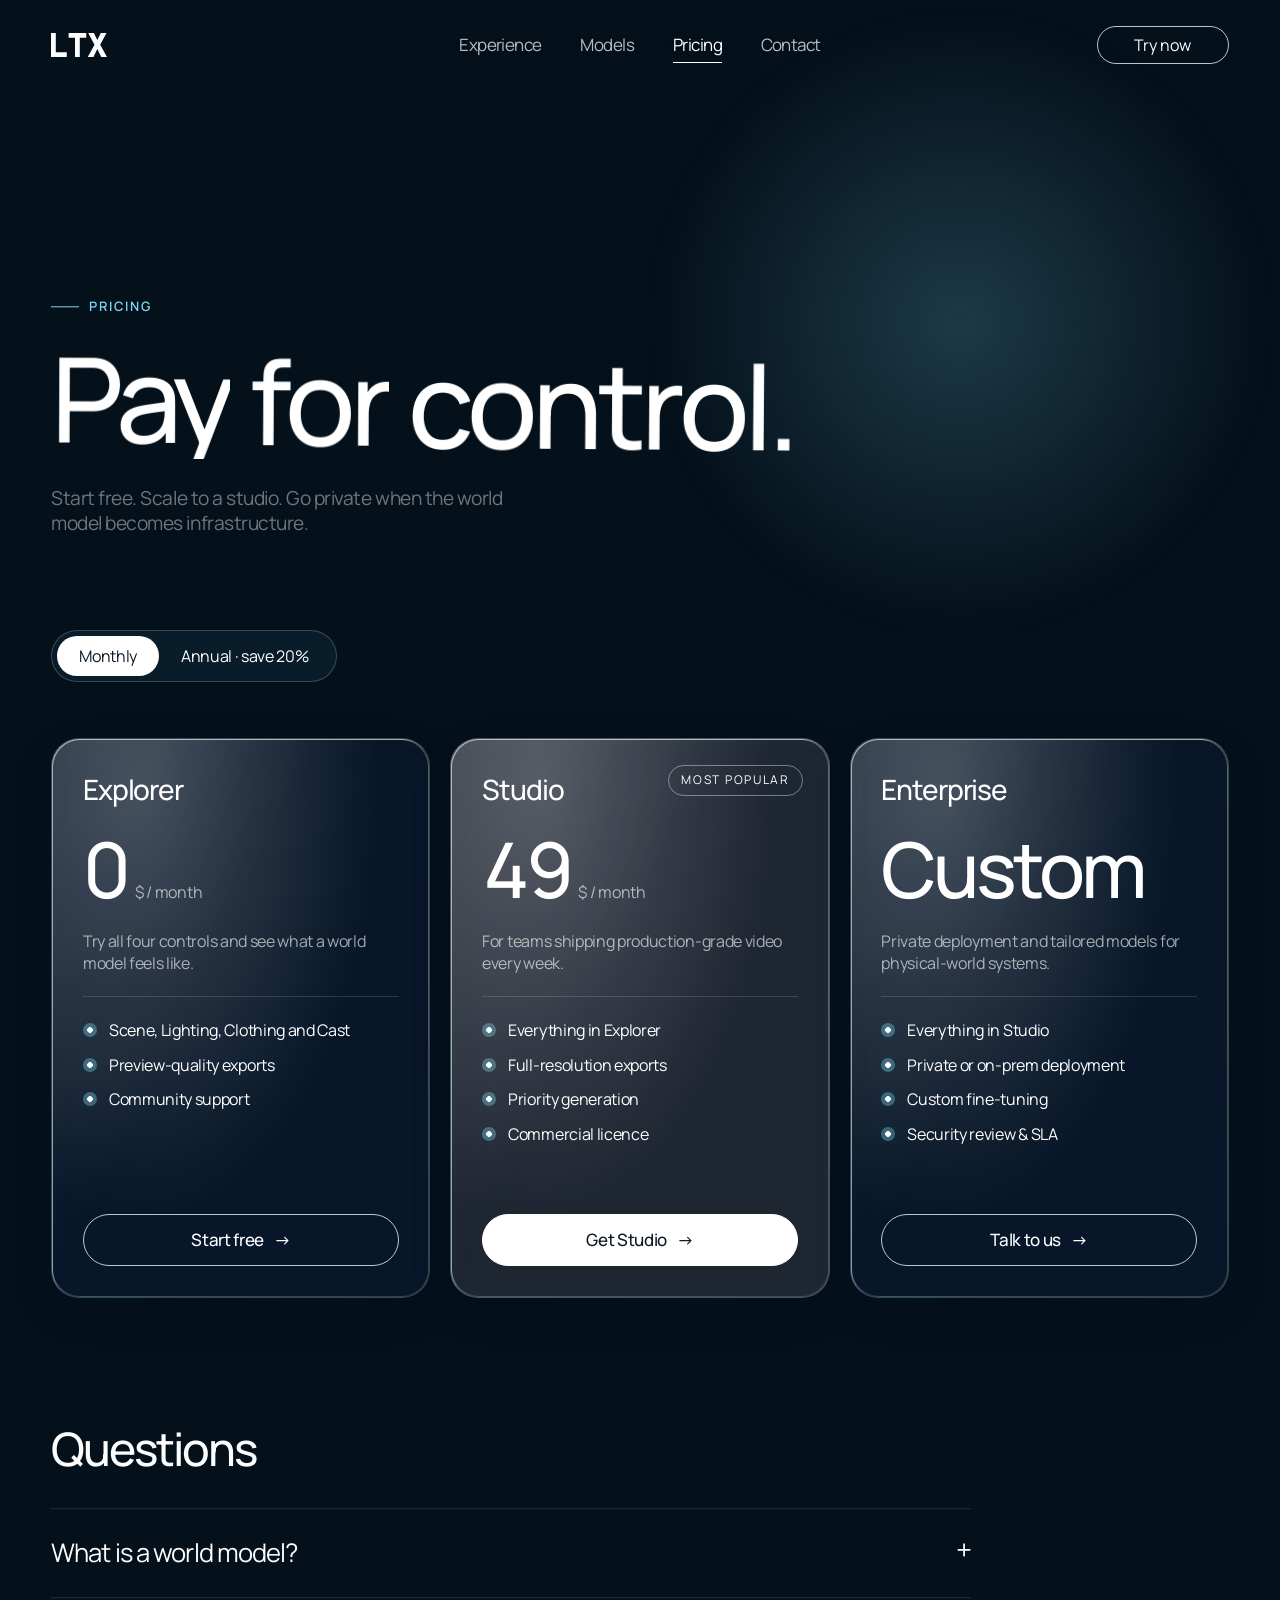
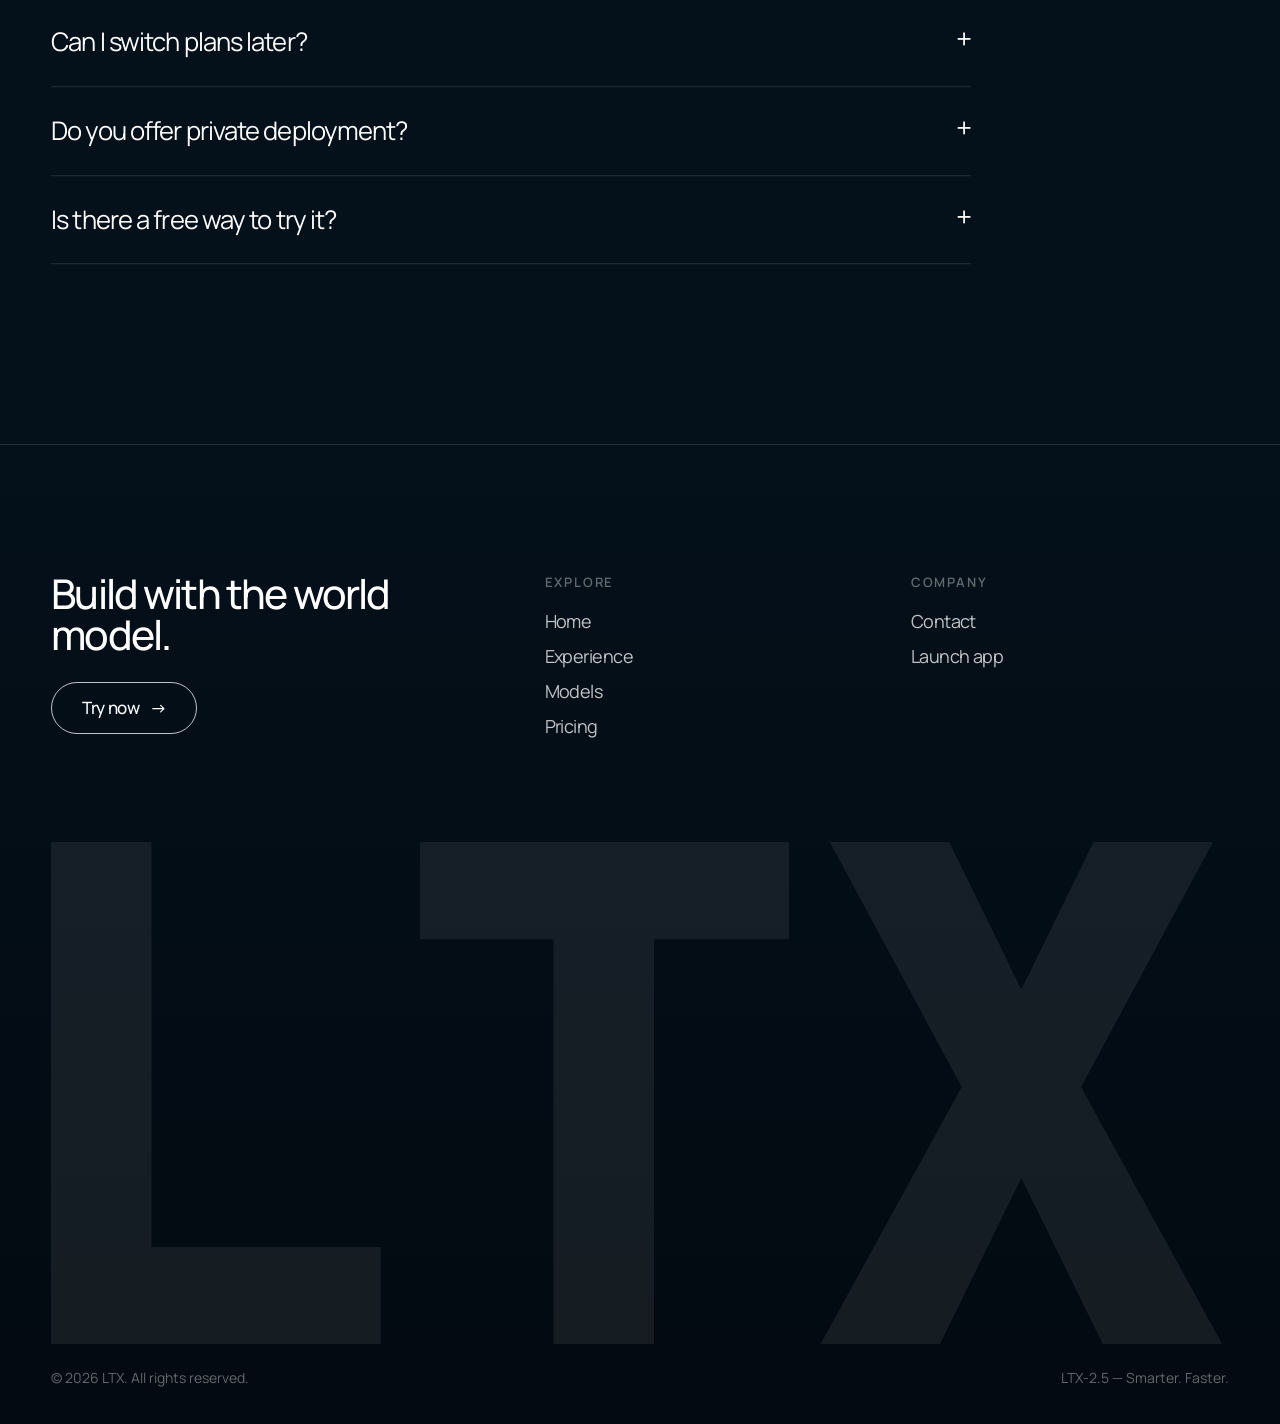
<file: ltx-site/pricing.html>
<!doctype html>
<html lang="en">
<head>
<meta charset="utf-8"><meta name="viewport" content="width=device-width, initial-scale=1, viewport-fit=cover"><meta name="theme-color" content="#04101a"><script>document.documentElement.className+=" js"</script><link rel="preconnect" href="https://fonts.googleapis.com"><link rel="preconnect" href="https://fonts.gstatic.com" crossorigin><link href="https://fonts.googleapis.com/css2?family=Manrope:wght@400;500;600;700&display=swap" rel="stylesheet"><link rel="stylesheet" href="css/site.css">
<title>Pricing — LTX</title>
<meta name="description" content="Simple plans for creators, studios and enterprises building with LTX world models.">
<link rel="stylesheet" href="css/pages.css">
</head>
<body>
<div class="curtain" id="curtain" aria-hidden="true"><svg viewBox="0 0 75 32" xmlns="http://www.w3.org/2000/svg" aria-hidden="true" focusable="false"><path fill="#fff" d="M0 0h6.4v25.8H21V32H0z"/><path fill="#fff" d="M23.5 0H47v6.2h-8.6V32H32V6.2h-8.5z"/><path fill="#fff" d="M49.6 0h7.6l4.6 9.4L66.4 0H74l-8.4 15.6L74.6 32H67l-5.2-10.6L56.6 32H49l9-16.4z"/></svg><div class="curtain-bar"><i></i></div></div><div class="scroll-progress" id="progress" aria-hidden="true"></div>
<header class="nav" id="nav"><a class="logo" href="index.html" aria-label="LTX home" data-transition><svg viewBox="0 0 75 32" xmlns="http://www.w3.org/2000/svg" aria-hidden="true" focusable="false"><path fill="#fff" d="M0 0h6.4v25.8H21V32H0z"/><path fill="#fff" d="M23.5 0H47v6.2h-8.6V32H32V6.2h-8.5z"/><path fill="#fff" d="M49.6 0h7.6l4.6 9.4L66.4 0H74l-8.4 15.6L74.6 32H67l-5.2-10.6L56.6 32H49l9-16.4z"/></svg></a><nav class="nav-links" aria-label="Primary"><a href="experience.html">Experience</a><a href="models.html">Models</a><a href="pricing.html" aria-current="page">Pricing</a><a href="contact.html">Contact</a></nav><div class="nav-right"><a class="try" href="https://app.ltx.io/" target="_blank" rel="noopener noreferrer">Try now</a><button class="menu-btn" id="menuBtn" type="button" aria-label="Menu" aria-expanded="false" aria-controls="menu"><span></span><span></span></button></div></header><div class="menu" id="menu" aria-hidden="true"><a href="index.html">Home</a><a href="experience.html">Experience</a><a href="models.html">Models</a><a href="pricing.html">Pricing</a><a href="contact.html">Contact</a></div>

<!-- NOTE: plan names, prices and feature bullets below are ILLUSTRATIVE placeholders.
     Replace the data-monthly / data-annual values and the <li> text with LTX's real offering before launch. -->
<main>
  <section class="page-hero" style="min-height:70vh">
    <div class="wrap">
      <p class="eyebrow reveal" data-onload>Pricing</p>
      <h1 class="display h-xl" data-split data-split-onload>Pay for control.</h1>
      <p class="lede reveal" data-onload data-delay="0.3" style="margin-top:32px">Start free. Scale to a studio. Go private when the world model becomes infrastructure.</p>
    </div>
  </section>

  <section class="section" style="padding-top:0">
    <div class="wrap">
      <div class="toggle reveal" role="group" aria-label="Billing period" id="billing">
        <span class="thumb" aria-hidden="true"></span>
        <button type="button" data-period="monthly" aria-pressed="true">Monthly</button>
        <button type="button" data-period="annual" aria-pressed="false">Annual · save 20%</button>
      </div>

      <div class="plans">
        <article class="glass-card plan reveal">
          <h3>Explorer</h3>
          <div class="price"><span data-price data-monthly="0" data-annual="0">0</span><small>$ / month</small></div>
          <p class="desc">Try all four controls and see what a world model feels like.</p>
          <ul><li>Scene, Lighting, Clothing and Cast</li><li>Preview-quality exports</li><li>Community support</li></ul>
          <a class="btn" href="https://app.ltx.io/" target="_blank" rel="noopener noreferrer">Start free <span class="arr">→</span></a>
        </article>

        <article class="glass-card plan plan--hot reveal" data-delay="0.1">
          <span class="tag">Most popular</span>
          <h3>Studio</h3>
          <div class="price"><span data-price data-monthly="49" data-annual="39">49</span><small>$ / month</small></div>
          <p class="desc">For teams shipping production-grade video every week.</p>
          <ul><li>Everything in Explorer</li><li>Full-resolution exports</li><li>Priority generation</li><li>Commercial licence</li></ul>
          <a class="btn btn--solid" href="https://app.ltx.io/" target="_blank" rel="noopener noreferrer">Get Studio <span class="arr">→</span></a>
        </article>

        <article class="glass-card plan reveal" data-delay="0.2">
          <h3>Enterprise</h3>
          <div class="price"><span>Custom</span></div>
          <p class="desc">Private deployment and tailored models for physical-world systems.</p>
          <ul><li>Everything in Studio</li><li>Private or on-prem deployment</li><li>Custom fine-tuning</li><li>Security review &amp; SLA</li></ul>
          <a class="btn" href="contact.html">Talk to us <span class="arr">→</span></a>
        </article>
      </div>

      <div class="faq">
        <h2 class="display h-md reveal">Questions</h2>
        <details class="reveal"><summary>What is a world model?</summary><p>A model that understands a scene — its space, light, materials and people — well enough to change one thing while keeping everything else consistent.</p></details>
        <details class="reveal"><summary>Can I switch plans later?</summary><p>Yes. Upgrade or downgrade whenever you need; changes apply on your next billing date.</p></details>
        <details class="reveal"><summary>Do you offer private deployment?</summary><p>Enterprise plans can run privately. <a href="contact.html" style="border-bottom:1px solid rgb(255 255 255 / .4)">Get in touch</a> and we’ll scope it with you.</p></details>
        <details class="reveal"><summary>Is there a free way to try it?</summary><p>The Explorer plan is free, and the home page controller lets you feel the four controls straight away.</p></details>
      </div>
    </div>
  </section>
</main>

<footer class="footer"><div class="wrap"><div class="footer-grid"><div><p class="cta-line">Build with the world model.</p><a class="btn" href="https://app.ltx.io/" target="_blank" rel="noopener noreferrer">Try now <span class="arr">→</span></a></div><div><h3>Explore</h3><ul><li><a href="index.html">Home</a></li><li><a href="experience.html">Experience</a></li><li><a href="models.html">Models</a></li><li><a href="pricing.html">Pricing</a></li></ul></div><div><h3>Company</h3><ul><li><a href="contact.html">Contact</a></li><li><a href="https://app.ltx.io/" target="_blank" rel="noopener noreferrer">Launch app</a></li></ul></div></div><div class="footer-mark" aria-hidden="true"><svg viewBox="0 0 75 32" preserveAspectRatio="xMidYMid meet" xmlns="http://www.w3.org/2000/svg" aria-hidden="true" focusable="false"><path fill="#fff" d="M0 0h6.4v25.8H21V32H0z"/><path fill="#fff" d="M23.5 0H47v6.2h-8.6V32H32V6.2h-8.5z"/><path fill="#fff" d="M49.6 0h7.6l4.6 9.4L66.4 0H74l-8.4 15.6L74.6 32H67l-5.2-10.6L56.6 32H49l9-16.4z"/></svg></div><div class="footer-bottom"><span>© 2026 LTX. All rights reserved.</span><span>LTX-2.5 — Smarter. Faster.</span></div></div></footer>
<script src="vendor/gsap.min.js"></script><script src="vendor/ScrollTrigger.min.js"></script><script src="vendor/lenis.min.js"></script><script src="js/site.js"></script>
<script src="js/pricing.js"></script>
</body>
</html>
</file>
<file: ltx-site/css/home.css>
/* ───────── Home: cinematic state controller ───────── */
:root {
  --retake-ease: cubic-bezier(0.22, 1, 0.36, 1);
  --retake-slow-ease: cubic-bezier(0.65, 0, 0.35, 1);
}
*, *::before, *::after { box-sizing: border-box; }
html, body { margin: 0; padding: 0; }
body {
  background: #000;
  color: #fff;
  font-family: 'Manrope', system-ui, sans-serif;
  -webkit-font-smoothing: antialiased;
  -moz-osx-font-smoothing: grayscale;
  overflow-x: hidden;
}
button { font-family: 'Manrope', system-ui, sans-serif; color: inherit; }
a { color: inherit; text-decoration: none; }
::selection { background: rgba(255, 255, 255, 0.2); }
:focus-visible { outline: 2px solid #fff; outline-offset: 3px; }

.sr-only {
  position: absolute; width: 1px; height: 1px; margin: -1px; padding: 0;
  overflow: hidden; clip: rect(0 0 0 0); white-space: nowrap; border: 0;
}

/* ── stage + media ── */
.stage {
  position: relative; isolation: isolate; width: 100%;
  height: 100vh; height: 100dvh; overflow: hidden; background: #000;
}
.media {
  position: absolute; inset: 0; width: 100%; height: 100%;
  object-fit: cover; object-position: center; z-index: 0; pointer-events: none;
  visibility: hidden;
}
.media.on { visibility: visible; }

/* ── header ── */
.site-header {
  position: absolute; top: 0; left: 0; right: 0; z-index: 30;
  display: grid; grid-template-columns: auto 1fr auto; align-items: center;
  padding: calc(58px + env(safe-area-inset-top)) 40px 40px;
  text-shadow: 0 1px 6px rgb(0 0 0 / 0.18);
  pointer-events: none;
}
.site-header a, .site-header button { pointer-events: auto; }
.brand { display: flex; align-items: center; }
.logo { display: inline-flex; align-items: center; }
.logo svg { height: 24px; width: auto; display: block; }
.meta {
  margin-left: clamp(48px, 5vw, 70px);
  display: flex; gap: clamp(28px, 3vw, 44px);
  font-size: 18px; line-height: 1.2; letter-spacing: -0.04em;
}
.meta a { transition: opacity 300ms var(--retake-ease); }
.meta a:hover, .meta a:focus-visible { opacity: 0.7; }
.try {
  grid-column: 3; justify-self: end;
  display: inline-flex; align-items: center; justify-content: center;
  width: 152px; height: 38px; border-radius: 999px;
  border: 1px solid rgb(255 255 255 / 0.75); background: transparent;
  color: #fff; font-size: 18px; line-height: 1; letter-spacing: -0.02em;
  text-shadow: none; position: relative;
  transition: color 300ms ease, background-color 300ms ease, border-color 300ms ease;
}
.try:hover, .try:focus-visible { background: #fff; color: #0b1a26; border-color: #fff; }

/* ── hero copy ── */
.hero { position: absolute; inset: 0; z-index: 10; pointer-events: none; }
.hero h1 {
  position: absolute; top: 35.9%; left: 50%; transform: translateX(-50%);
  width: min(901px, calc(100vw - 48px)); margin: 0; text-align: center;
  font-size: clamp(62px, 6.8vw, 100px); font-weight: 500; line-height: 0.8;
  letter-spacing: -0.04em; white-space: nowrap;
  text-shadow: 0 2px 12px rgb(0 0 0 / 0.14);
}
.hero h1 span {
  display: inline-block;
  transition: opacity 900ms var(--retake-ease), filter 900ms var(--retake-ease), transform 900ms var(--retake-ease);
}
.hero h1 span:nth-child(1) { transition-delay: 0ms; }
.hero h1 span:nth-child(2) { transition-delay: 90ms; }
.hero h1 span:nth-child(3) { transition-delay: 180ms; }
.stage.title-hidden .hero h1 span { opacity: 0; filter: blur(12px); transform: translateY(-10px); }
.hero p {
  position: absolute; top: calc(46.78% + 94px); left: 50%; transform: translateX(-50%);
  width: min(734px, calc(100vw - 48px)); margin: 0; text-align: center;
  font-size: clamp(14px, 1.25vw, 18px); font-weight: 400; line-height: 1.2;
  letter-spacing: -0.04em; text-shadow: 0 1px 8px rgb(0 0 0 / 0.16);
}

/* ── controller ── */
.controller {
  position: absolute; top: 46.78%; left: 50%; transform: translateX(-50%);
  width: min(880px, calc(100vw - 48px)); height: 72px; z-index: 20;
  --cap-left: -5px; --cap-width: calc(20% + 5px);
}
.controller[data-pos="1"] { --cap-left: 20%; --cap-width: 20%; }
.controller[data-pos="2"] { --cap-left: 40%; --cap-width: 20%; }
.controller[data-pos="3"] { --cap-left: 60%; --cap-width: 20%; }
.controller[data-pos="4"] { --cap-left: 80%; --cap-width: calc(20% + 5px); }
/* collapsed wins over data-pos: same specificity, declared later */
.controller.collapsed { --cap-left: calc(50% - 100px); --cap-width: 200px; }

.glass { position: absolute; pointer-events: none; }
.glass::before, .glass::after {
  content: ''; position: absolute; inset: 0; border-radius: inherit; pointer-events: none;
}
.glass::before {
  background:
    radial-gradient(120% 150% at var(--glass-x, 24%) var(--glass-y, 8%), rgb(255 255 255 / 0.25), rgb(255 255 255 / 0) 53%),
    linear-gradient(115deg, rgb(255 255 255 / 0.10), rgb(255 255 255 / 0) 42%);
}
.glass::after {
  padding: 1px;
  background: conic-gradient(from 225deg, #7fe3ff, rgb(255 255 255 / 0.35), #ffffff, #ffd7e6, rgb(255 255 255 / 0.35), #7fe3ff);
  -webkit-mask: linear-gradient(#000 0 0) content-box, linear-gradient(#000 0 0);
          mask: linear-gradient(#000 0 0) content-box, linear-gradient(#000 0 0);
  -webkit-mask-composite: xor; mask-composite: exclude;
}

.track {
  top: 4px; left: 0; width: 100%; height: 64px; border-radius: 999px;
  background: rgb(24 55 82 / 0.31);
  border: 1px solid rgb(255 255 255 / 0.2);
  -webkit-backdrop-filter: blur(9px) saturate(126%) contrast(108%) brightness(103%);
          backdrop-filter: blur(9px) saturate(126%) contrast(108%) brightness(103%);
  box-shadow:
    0 14px 38px rgb(4 24 43 / 0.16),
    0 2px 7px rgb(4 24 43 / 0.1),
    inset 1px 1px 0 rgb(255 255 255 / 0.48),
    inset -1px -1px 0 rgb(21 49 73 / 0.14),
    inset 0 0 0 0.5px rgb(255 255 255 / 0.16);
  opacity: 1;
  transition: left 980ms var(--retake-slow-ease), width 980ms var(--retake-slow-ease), opacity 400ms linear 0ms;
}
.track::after { opacity: 0.27; }

.capsule {
  top: -1px; height: 72px; border-radius: 999px;
  left: var(--cap-left, -5px); width: var(--cap-width, calc(20% + 5px));
  background: rgb(246 251 255 / 0.24);
  border: 1px solid rgb(255 255 255 / 0.28);
  -webkit-backdrop-filter: blur(13px) saturate(128%) contrast(107%) brightness(105%);
          backdrop-filter: blur(13px) saturate(128%) contrast(107%) brightness(105%);
  box-shadow:
    0 11px 28px rgb(4 24 43 / 0.17),
    0 2px 6px rgb(4 24 43 / 0.1),
    inset 1px 1px 0 rgb(255 255 255 / 0.62),
    inset -1px -1px 0 rgb(20 49 73 / 0.18),
    inset 0 0 12px rgb(255 255 255 / 0.055);
  transition: left 620ms var(--retake-ease), width 620ms var(--retake-ease), background-color 980ms var(--retake-slow-ease), opacity 400ms ease;
}
.capsule::after { opacity: 0.30; }

/* big move = collapse / expand choreography */
.controller.bigmove .capsule {
  transition: left 980ms var(--retake-slow-ease), width 980ms var(--retake-slow-ease), background-color 980ms var(--retake-slow-ease), opacity 400ms ease;
}
.controller.collapsed .capsule { background: rgb(246 251 255 / 0.14); }
/* rear material fades only after the collapse: delay does the waiting */
.controller.collapsed .track {
  left: calc(50% - 96px); width: 192px; opacity: 0;
  transition: left 980ms var(--retake-slow-ease), width 980ms var(--retake-slow-ease), opacity 400ms linear 650ms;
}

.cells {
  position: absolute; inset: 0; display: grid; grid-template-columns: repeat(5, 1fr); align-items: center;
}
.cell {
  display: flex; align-items: center; justify-content: center; height: 100%;
  padding: 0 14px; font-size: 23px; font-weight: 400; line-height: 1.2;
  letter-spacing: -0.04em; white-space: nowrap; text-align: center;
  background: transparent; border: 0; border-radius: 999px; margin: 0;
  -webkit-tap-highlight-color: transparent;
  transition: opacity 420ms var(--retake-ease), filter 420ms var(--retake-ease), transform 980ms var(--retake-slow-ease);
}
button.cell { cursor: pointer; }
button.cell:disabled { cursor: default; }
button.cell[data-ready="0"] { color: rgb(255 255 255 / 0.5); }
.cell.label { cursor: default; user-select: none; }
.controller:not([data-pos="0"]) .cell.label { opacity: 0.5; transition-duration: 300ms, 420ms, 980ms; }

.controller.collapsed .cell:not(.chosen) {
  opacity: 0; filter: blur(10px); transform: scale(0.94); pointer-events: none;
}
.cell.chosen { transform: translate(var(--tx, 0px), var(--ty, 0px)); }
.controller.restoring .cell {
  transition: opacity 760ms var(--retake-ease) 60ms, filter 760ms var(--retake-ease) 60ms, transform 980ms var(--retake-slow-ease);
}
.controller.restoring .cell.fading { opacity: 0; transition: opacity 300ms linear 0ms, transform 980ms var(--retake-slow-ease); }
.cell.chosen.fading { opacity: 0; }

.cell .t { display: inline-block; }
.cell.reset-label .t {
  text-decoration: underline; text-underline-offset: 3px; text-decoration-thickness: 1px;
  animation: reveal 520ms ease both;
}
@keyframes reveal { from { opacity: 0; filter: blur(10px); } to { opacity: 1; filter: blur(0); } }

/* ── notice ── */
.notice {
  position: absolute; z-index: 40; left: 50%; bottom: calc(28px + env(safe-area-inset-bottom));
  transform: translateX(-50%); display: flex; align-items: center; gap: 14px;
  padding: 10px 10px 10px 20px; border-radius: 999px; font-size: 15px; letter-spacing: -0.02em;
  background: rgb(24 55 82 / 0.55); border: 1px solid rgb(255 255 255 / 0.25);
  -webkit-backdrop-filter: blur(12px); backdrop-filter: blur(12px); max-width: calc(100vw - 32px);
}
.notice[hidden] { display: none; }
.notice button {
  height: 34px; padding: 0 18px; border-radius: 999px; cursor: pointer; font-size: 15px;
  border: 1px solid rgb(255 255 255 / 0.75); background: transparent;
  transition: color 300ms ease, background-color 300ms ease;
}
.notice button:hover, .notice button:focus-visible { background: #fff; color: #0b1a26; }

/* ───────── responsive ───────── */
@media (max-width: 900px) {
  .site-header { padding: calc(24px + env(safe-area-inset-top)) 24px 24px; }
  .meta { font-size: 14px; gap: 22px; margin-left: 34px; }
  .try { width: 116px; height: 36px; font-size: 14px; }
  .cell { font-size: clamp(17px, 2.5vw, 24px); }
}

@media (max-width: 700px) {
  .site-header { padding-left: 18px; padding-right: 18px; }
  .logo svg { height: 21px; }
  .meta { font-size: 12px; }
  .meta a:nth-child(2) { display: none; }
  .try { width: 92px; height: 34px; font-size: 13px; }
  .try::after { content: ''; position: absolute; inset: -6px -10px; }

  .hero h1 {
    top: 34%; width: calc(100vw - 40px); font-size: clamp(48px, 14vw, 64px);
    line-height: 0.88; white-space: normal;
  }
  .hero p { top: 77%; width: calc(100vw - 44px); font-size: 14px; }

  .controller { top: 53%; width: calc(100vw - 40px); height: 156px; }
  .track { top: 0; height: 156px; border-radius: 28px; }
  .cells { grid-template-columns: 1fr 1fr; grid-template-rows: 48px 54px 54px; align-items: stretch; }
  .cell { font-size: 17px; border-radius: 0; height: auto; }
  .cell.label { grid-column: 1 / -1; border-bottom: 1px solid rgb(255 255 255 / 0.12); }
  .cells .cell:nth-child(2), .cells .cell:nth-child(3) { border-bottom: 1px solid rgb(255 255 255 / 0.12); }
  .cells .cell:nth-child(2), .cells .cell:nth-child(4) { border-right: 1px solid rgb(255 255 255 / 0.12); }
  button.cell:active { background: rgb(255 255 255 / 0.12); }
  button.cell:focus-visible { outline-offset: -3px; }
  .controller.collapsed .cell { border-color: transparent; }

  /* hover capsule is disabled on touch layouts */
  .capsule { opacity: 0; pointer-events: none; }
  /* collapsed / selected: ONE glass surface, offset from the controller's own top (no position:fixed) */
  .controller.collapsed .capsule {
    opacity: 1; left: 50%; top: 4vh; top: 4dvh; width: 196px; height: 64px;
    transform: translate(-50%, -50%); border-radius: 999px;
    background: rgb(246 251 255 / 0.18);
  }
  .controller.collapsed .track { left: 0; width: 100%; }
  .controller.collapsed .cell.chosen { height: 100%; border-radius: 999px; }
}

@media (max-width: 700px) and (max-height: 700px) {
  .controller { top: 50%; }
  .hero p { top: calc(50% + 168px); width: calc(100vw - 32px); font-size: 13px; }
}

@media (max-height: 520px) and (orientation: landscape) {
  .hero h1 { top: 20%; font-size: clamp(34px, 8vh, 56px); }
  .controller { top: 50%; }
  .hero p { top: auto; bottom: 8px; font-size: 13px; }
}

@media (max-width: 700px) and (max-height: 520px) and (orientation: landscape) {
  .hero h1 { top: 12%; font-size: clamp(28px, 7vh, 44px); }
  .controller { top: 46%; height: 118px; }
  .track { height: 118px; }
  .cells { grid-template-rows: 36px 41px 41px; }
  .cell { font-size: 15px; }
  .hero p { bottom: 6px; font-size: 12px; }
}

@media (prefers-reduced-motion: reduce) {
  .capsule, .track, .cell, .hero h1 span, .try, .controller.bigmove .capsule,
  .controller.collapsed .track, .controller.restoring .cell {
    transition-duration: 1ms !important; transition-delay: 0ms !important;
  }
  .cell, .hero h1 span, .controller.collapsed .cell:not(.chosen) { filter: none !important; }
  .cell.reset-label .t { animation-duration: 1ms; }
}
</file>
<file: ltx-site/css/site.css>
/* ───────── LTX site system (inner pages) ───────── */
:root {
  --retake-ease: cubic-bezier(0.22, 1, 0.36, 1);
  --retake-slow-ease: cubic-bezier(0.65, 0, 0.35, 1);
  --bg: #04101a;
  --bg-2: #07192a;
  --ink: #ffffff;
  --ink-dim: rgb(255 255 255 / 0.62);
  --ink-faint: rgb(255 255 255 / 0.38);
  --line: rgb(255 255 255 / 0.14);
  --cyan: #7fe3ff;
  --pink: #ffd7e6;
  --glass: rgb(24 55 82 / 0.31);
  --pad: clamp(20px, 4vw, 56px);
}
*, *::before, *::after { box-sizing: border-box; }
html { -webkit-text-size-adjust: 100%; background: var(--bg); }
html.lenis, html.lenis body { height: auto; }
.lenis.lenis-smooth { scroll-behavior: auto !important; }
.lenis.lenis-stopped { overflow: hidden; }
body {
  margin: 0; background: var(--bg); color: var(--ink);
  font-family: 'Manrope', system-ui, sans-serif; font-weight: 400;
  -webkit-font-smoothing: antialiased; -moz-osx-font-smoothing: grayscale;
  overflow-x: hidden; line-height: 1.4;
}
button, input, select, textarea { font-family: inherit; color: inherit; }
a { color: inherit; text-decoration: none; }
img, svg, video { display: block; max-width: 100%; }
::selection { background: rgb(255 255 255 / 0.2); }
:focus-visible { outline: 2px solid #fff; outline-offset: 3px; }
.sr-only { position: absolute; width: 1px; height: 1px; margin: -1px; padding: 0; overflow: hidden; clip: rect(0 0 0 0); white-space: nowrap; border: 0; }

/* ── type ── */
.display { font-weight: 500; letter-spacing: -0.045em; line-height: 0.92; margin: 0; }
.h-xl { font-size: clamp(52px, 9.2vw, 148px); }
.h-lg { font-size: clamp(40px, 6vw, 92px); }
.h-md { font-size: clamp(30px, 3.6vw, 54px); line-height: 1; }
.lede { font-size: clamp(16px, 1.5vw, 21px); line-height: 1.32; letter-spacing: -0.025em; color: var(--ink-dim); max-width: 38ch; margin: 0; }
.eyebrow {
  display: inline-flex; align-items: center; gap: 10px; font-size: 13px; font-weight: 600;
  letter-spacing: 0.14em; text-transform: uppercase; color: var(--cyan); margin: 0 0 22px;
}
.eyebrow::before { content: ''; width: 28px; height: 1px; background: currentColor; }
.w { display: inline-block; overflow: hidden; vertical-align: top; padding-bottom: 0.12em; margin-bottom: -0.12em; }
.wi { display: inline-block; will-change: transform; }

/* ── buttons ── */
.btn {
  position: relative; display: inline-flex; align-items: center; justify-content: center; gap: 10px;
  height: 52px; padding: 0 30px; border-radius: 999px; cursor: pointer; white-space: nowrap;
  font-size: 17px; letter-spacing: -0.02em; font-weight: 500;
  border: 1px solid rgb(255 255 255 / 0.75); background: transparent; color: #fff;
  transition: color 300ms ease, background-color 300ms ease, border-color 300ms ease, transform 500ms var(--retake-ease);
  will-change: transform;
}
.btn:hover, .btn:focus-visible { background: #fff; color: #0b1a26; border-color: #fff; }
.btn--solid { background: #fff; color: #0b1a26; border-color: #fff; }
.btn--solid:hover, .btn--solid:focus-visible { background: transparent; color: #fff; border-color: rgb(255 255 255 / 0.75); }
.btn .arr { transition: transform 400ms var(--retake-ease); }
.btn:hover .arr { transform: translateX(4px); }

/* ── glass ── */
.glass-card {
  position: relative; border-radius: 28px; padding: clamp(24px, 2.4vw, 36px);
  background: var(--glass); border: 1px solid rgb(255 255 255 / 0.2);
  -webkit-backdrop-filter: blur(9px) saturate(126%) contrast(108%) brightness(103%);
          backdrop-filter: blur(9px) saturate(126%) contrast(108%) brightness(103%);
  box-shadow: 0 14px 38px rgb(4 24 43 / 0.16), 0 2px 7px rgb(4 24 43 / 0.1),
    inset 1px 1px 0 rgb(255 255 255 / 0.48), inset -1px -1px 0 rgb(21 49 73 / 0.14), inset 0 0 0 0.5px rgb(255 255 255 / 0.16);
  isolation: isolate;
}
.glass-card::before {
  content: ''; position: absolute; inset: 0; border-radius: inherit; pointer-events: none; z-index: -1;
  background:
    radial-gradient(120% 150% at var(--gx, 24%) var(--gy, 8%), rgb(255 255 255 / 0.22), rgb(255 255 255 / 0) 53%),
    linear-gradient(115deg, rgb(255 255 255 / 0.08), rgb(255 255 255 / 0) 42%);
}
.glass-card::after {
  content: ''; position: absolute; inset: 0; border-radius: inherit; padding: 1px; pointer-events: none; opacity: 0.27;
  background: conic-gradient(from 225deg, #7fe3ff, rgb(255 255 255 / 0.35), #ffffff, #ffd7e6, rgb(255 255 255 / 0.35), #7fe3ff);
  -webkit-mask: linear-gradient(#000 0 0) content-box, linear-gradient(#000 0 0);
          mask: linear-gradient(#000 0 0) content-box, linear-gradient(#000 0 0);
  -webkit-mask-composite: xor; mask-composite: exclude;
}

/* ── navigation ── */
.nav {
  position: fixed; top: 0; left: 0; right: 0; z-index: 60;
  display: grid; grid-template-columns: 1fr auto 1fr; align-items: center;
  padding: calc(26px + env(safe-area-inset-top)) var(--pad) 22px;
  text-shadow: 0 1px 6px rgb(0 0 0 / 0.25);
  transition: transform 700ms var(--retake-ease), background-color 400ms ease;
}
.nav.is-hidden { transform: translateY(-110%); }
.nav.is-solid { background: linear-gradient(to bottom, rgb(4 16 26 / 0.72), rgb(4 16 26 / 0)); }
.nav .logo svg { height: 24px; width: auto; }
.nav-links { display: flex; gap: clamp(22px, 3vw, 44px); font-size: 17px; letter-spacing: -0.03em; }
.nav-links a { position: relative; padding: 6px 0; opacity: 0.72; transition: opacity 300ms ease; }
.nav-links a::after {
  content: ''; position: absolute; left: 0; right: 0; bottom: 0; height: 1px; background: #fff;
  transform: scaleX(0); transform-origin: right; transition: transform 500ms var(--retake-ease);
}
.nav-links a:hover, .nav-links a[aria-current="page"] { opacity: 1; }
.nav-links a:hover::after, .nav-links a[aria-current="page"]::after { transform: scaleX(1); transform-origin: left; }
.nav-right { display: flex; justify-content: flex-end; align-items: center; gap: 14px; }
.nav .try {
  display: inline-flex; align-items: center; justify-content: center; width: 132px; height: 38px;
  border-radius: 999px; border: 1px solid rgb(255 255 255 / 0.75); font-size: 16px; text-shadow: none;
  transition: color 300ms ease, background-color 300ms ease, border-color 300ms ease;
}
.nav .try:hover, .nav .try:focus-visible { background: #fff; color: #0b1a26; border-color: #fff; }
.menu-btn { display: none; width: 44px; height: 44px; border: 0; background: transparent; cursor: pointer; position: relative; }
.menu-btn span { position: absolute; left: 11px; right: 11px; height: 1.5px; background: #fff; transition: transform 500ms var(--retake-ease), top 500ms var(--retake-ease); }
.menu-btn span:nth-child(1) { top: 18px; } .menu-btn span:nth-child(2) { top: 25px; }
.menu-open .menu-btn span:nth-child(1) { top: 21px; transform: rotate(45deg); }
.menu-open .menu-btn span:nth-child(2) { top: 21px; transform: rotate(-45deg); }

.menu {
  position: fixed; inset: 0; z-index: 55; background: rgb(4 16 26 / 0.96);
  -webkit-backdrop-filter: blur(16px); backdrop-filter: blur(16px);
  display: flex; flex-direction: column; justify-content: center; gap: 6px; padding: 0 var(--pad);
  clip-path: inset(0 0 100% 0); visibility: hidden; transition: clip-path 800ms var(--retake-slow-ease), visibility 0s linear 800ms;
}
.menu-open .menu { clip-path: inset(0 0 0 0); visibility: visible; transition-delay: 0s; }
.menu a { font-size: clamp(44px, 12vw, 84px); letter-spacing: -0.045em; font-weight: 500; line-height: 1.05; opacity: 0; transform: translateY(24px); transition: opacity 600ms ease, transform 700ms var(--retake-ease); }
.menu-open .menu a { opacity: 1; transform: none; }
.menu-open .menu a:nth-child(1) { transition-delay: 250ms; } .menu-open .menu a:nth-child(2) { transition-delay: 320ms; }
.menu-open .menu a:nth-child(3) { transition-delay: 390ms; } .menu-open .menu a:nth-child(4) { transition-delay: 460ms; }

/* ── page curtain ── */
.curtain {
  position: fixed; inset: 0; z-index: 100; background: #04101a; display: none;
  align-items: center; justify-content: center; will-change: transform;
}
.js .curtain { display: flex; }
.curtain svg { height: 30px; width: auto; opacity: 0.9; }
.curtain-bar { position: absolute; left: 50%; bottom: 18%; width: min(240px, 50vw); height: 1px; background: rgb(255 255 255 / 0.18); transform: translateX(-50%); overflow: hidden; }
.curtain-bar i { position: absolute; inset: 0; background: #fff; transform: scaleX(0); transform-origin: left; }

.scroll-progress { position: fixed; top: 0; left: 0; height: 2px; width: 100%; z-index: 90; background: linear-gradient(90deg, var(--cyan), #fff, var(--pink)); transform: scaleX(0); transform-origin: left; pointer-events: none; }

/* ── sections ── */
.section { position: relative; padding: clamp(96px, 14vw, 220px) var(--pad); }
.wrap { max-width: 1440px; margin: 0 auto; }
.page-hero { min-height: 92vh; min-height: 92dvh; display: flex; flex-direction: column; justify-content: flex-end; padding: clamp(140px, 18vw, 240px) var(--pad) clamp(56px, 8vw, 110px); position: relative; overflow: hidden; }
.page-hero::before {
  content: ''; position: absolute; inset: -20% -10% auto auto; width: 70vw; height: 70vw; max-width: 1000px; max-height: 1000px; border-radius: 50%;
  background: radial-gradient(closest-side, rgb(127 227 255 / 0.2), rgb(127 227 255 / 0) 70%); filter: blur(10px); pointer-events: none;
}
.page-hero .wrap { width: 100%; position: relative; }
.rule { height: 1px; background: var(--line); border: 0; margin: 0; }

/* ── footer ── */
.footer { position: relative; padding: clamp(80px, 10vw, 160px) var(--pad) 36px; border-top: 1px solid var(--line); overflow: hidden; background: linear-gradient(to bottom, var(--bg), #030a11); }
.footer-grid { display: grid; grid-template-columns: 1.4fr repeat(2, 1fr); gap: 48px; align-items: start; }
.footer h3 { font-size: 13px; letter-spacing: 0.14em; text-transform: uppercase; color: var(--ink-faint); font-weight: 600; margin: 0 0 18px; }
.footer ul { list-style: none; padding: 0; margin: 0; display: grid; gap: 10px; font-size: 18px; letter-spacing: -0.03em; }
.footer ul a { opacity: 0.75; transition: opacity 300ms ease; } .footer ul a:hover { opacity: 1; }
.footer .cta-line { font-size: clamp(28px, 3.2vw, 48px); letter-spacing: -0.045em; line-height: 1; margin: 0 0 28px; font-weight: 500; max-width: 14ch; }
.footer-mark { margin-top: clamp(60px, 8vw, 120px); width: 100%; }
.footer-mark svg { width: 100%; height: auto; opacity: 0.07; }
.footer-bottom { display: flex; justify-content: space-between; gap: 16px; flex-wrap: wrap; margin-top: 24px; font-size: 14px; color: var(--ink-faint); }

/* ── reveal helpers ── */
.js .reveal { opacity: 0; transform: translateY(28px); }

@media (max-width: 900px) {
  .nav { grid-template-columns: auto 1fr; }
  .nav-links { display: none; }
  .menu-btn { display: block; }
  .nav .try { width: 104px; height: 36px; font-size: 14px; }
  .footer-grid { grid-template-columns: 1fr 1fr; }
  .footer-grid > :first-child { grid-column: 1 / -1; }
}
@media (hover: none) { .btn { will-change: auto; } }
@media (prefers-reduced-motion: reduce) {
  *, *::before, *::after { transition-duration: 1ms !important; transition-delay: 0ms !important; animation-duration: 1ms !important; }
  .js .reveal { opacity: 1; transform: none; }
}
</file>
<file: ltx-site/css/pages.css>
/* Shared inner-page components: models · pricing · contact */
.center { text-align: center; display: grid; justify-items: center; gap: 36px; }
.cta-row { display: flex; gap: 16px; flex-wrap: wrap; justify-content: center; }
.grid3 { display: grid; grid-template-columns: repeat(3, 1fr); gap: 20px; margin-top: 8px; }
.grid3 h3 { font-size: clamp(26px, 2.6vw, 38px); letter-spacing: -0.045em; font-weight: 500; margin: 0 0 14px; }
.grid3 p { margin: 0; color: var(--ink-dim); font-size: 17px; letter-spacing: -0.02em; line-height: 1.35; }

/* models */
.statement { padding-block: clamp(80px, 12vw, 180px); }
.statement .scrub { max-width: 24ch; font-size: clamp(34px, 5.4vw, 84px); line-height: 1.02; }
.caps .wrap { display: grid; gap: clamp(90px, 14vw, 200px); }
.cap { display: grid; grid-template-columns: 1.25fr 1fr; gap: clamp(32px, 6vw, 110px); align-items: center; }
.cap--flip { grid-template-columns: 1fr 1.25fr; }
.cap--flip .cap-media { order: 2; }
.cap-copy .lede { margin-top: 22px; }
.cap-media { border-radius: 32px; overflow: hidden; transform-style: preserve-3d; background: #071a2a; box-shadow: 0 40px 90px rgb(0 0 0 / 0.45), 0 0 0 1px rgb(255 255 255 / 0.12); }
.pp { position: relative; aspect-ratio: 4 / 5; width: 100%; background: linear-gradient(110deg, #061522 30%, #0b2236 50%, #061522 70%); background-size: 200% 100%; animation: shimmer 2.4s linear infinite; }
.pp-v { position: absolute; inset: 0; width: 100%; height: 100%; object-fit: cover; visibility: hidden; }
.pp-v.on { visibility: visible; }
@keyframes shimmer { to { background-position: -200% 0; } }
.principles .eyebrow { margin-bottom: 32px; }
.cta-band { padding-block: clamp(100px, 14vw, 220px); }

/* pricing */
.toggle { display: inline-flex; padding: 5px; border-radius: 999px; background: var(--glass); border: 1px solid rgb(255 255 255 / 0.2); position: relative; }
.toggle button { position: relative; z-index: 1; height: 40px; padding: 0 22px; border: 0; background: transparent; border-radius: 999px; cursor: pointer; font-size: 16px; letter-spacing: -0.02em; transition: color 400ms ease; }
.toggle button[aria-pressed="true"] { color: #0b1a26; }
.toggle .thumb { position: absolute; top: 5px; bottom: 5px; left: 5px; border-radius: 999px; background: #fff; transition: transform 600ms var(--retake-ease), width 600ms var(--retake-ease); }
.plans { display: grid; grid-template-columns: repeat(3, 1fr); gap: 20px; align-items: stretch; margin-top: 56px; }
.plan { display: flex; flex-direction: column; gap: 22px; min-height: 560px; }
.plan--hot { background: rgb(246 251 255 / 0.12); }
.plan .tag { position: absolute; top: 26px; right: 26px; font-size: 12px; letter-spacing: 0.14em; text-transform: uppercase; padding: 6px 12px; border-radius: 999px; border: 1px solid rgb(255 255 255 / 0.4); }
.plan h3 { margin: 0; font-size: 28px; letter-spacing: -0.04em; font-weight: 500; }
.price { display: flex; align-items: baseline; gap: 8px; font-size: clamp(54px, 6vw, 84px); letter-spacing: -0.05em; font-weight: 500; line-height: 1; font-variant-numeric: tabular-nums; }
.price small { font-size: 16px; letter-spacing: -0.02em; color: var(--ink-dim); font-weight: 400; }
.plan p.desc { margin: 0; color: var(--ink-dim); font-size: 16px; letter-spacing: -0.02em; }
.plan ul { list-style: none; padding: 0; margin: 0; display: grid; gap: 12px; font-size: 16px; letter-spacing: -0.02em; flex: 1; align-content: start; padding-top: 22px; border-top: 1px solid var(--line); }
.plan li { display: flex; gap: 12px; } .plan li::before { content: ''; flex: none; width: 14px; height: 14px; margin-top: 4px; border-radius: 50%; background: radial-gradient(circle, #fff 0 28%, transparent 30%), rgb(127 227 255 / 0.35); }
.plan .btn { width: 100%; }
.faq { margin-top: clamp(80px, 10vw, 150px); max-width: 920px; }
.faq h2 { margin-bottom: 36px; }
.faq details { border-top: 1px solid var(--line); padding: 26px 0; }
.faq details:last-child { border-bottom: 1px solid var(--line); }
.faq summary { cursor: pointer; list-style: none; display: flex; justify-content: space-between; gap: 24px; font-size: clamp(20px, 2vw, 28px); letter-spacing: -0.035em; }
.faq summary::-webkit-details-marker { display: none; }
.faq summary::after { content: '+'; font-size: 28px; line-height: 1; transition: transform 500ms var(--retake-ease); }
.faq details[open] summary::after { transform: rotate(45deg); }
.faq details p { margin: 16px 0 0; color: var(--ink-dim); max-width: 60ch; font-size: 17px; letter-spacing: -0.02em; }

/* contact */
.contact-grid { display: grid; grid-template-columns: 1fr 1.1fr; gap: clamp(40px, 7vw, 120px); align-items: start; }
.contact-meta { display: grid; gap: 28px; margin-top: 56px; font-size: 18px; letter-spacing: -0.03em; }
.contact-meta small { display: block; font-size: 12px; letter-spacing: 0.14em; text-transform: uppercase; color: var(--ink-faint); margin-bottom: 6px; }
.contact-meta a { border-bottom: 1px solid rgb(255 255 255 / 0.4); }
form.contact { display: grid; gap: 20px; }
.field { display: grid; gap: 8px; }
.field label { font-size: 13px; letter-spacing: 0.1em; text-transform: uppercase; color: var(--ink-dim); }
.field input, .field select, .field textarea {
  width: 100%; padding: 16px 18px; font-size: 17px; letter-spacing: -0.02em; border-radius: 16px;
  background: rgb(4 16 26 / 0.4); border: 1px solid rgb(255 255 255 / 0.2); transition: border-color 300ms ease, background-color 300ms ease;
}
.field select { appearance: none; -webkit-appearance: none; background-image: linear-gradient(45deg, transparent 50%, #fff 50%), linear-gradient(135deg, #fff 50%, transparent 50%); background-position: calc(100% - 22px) 50%, calc(100% - 16px) 50%; background-size: 6px 6px; background-repeat: no-repeat; }
.field select option { color: #0b1a26; }
.field textarea { min-height: 160px; resize: vertical; }
.field input:focus, .field select:focus, .field textarea:focus { outline: none; border-color: #fff; background-color: rgb(4 16 26 / 0.6); }
.field .err { min-height: 16px; font-size: 13px; color: #ffb4c4; }
.field [aria-invalid="true"] { border-color: #ffb4c4; }
.row2 { display: grid; grid-template-columns: 1fr 1fr; gap: 20px; }
.form-note { font-size: 14px; color: var(--ink-faint); margin: 0; }
.form-ok { display: none; text-align: left; }
.form-ok.on { display: block; }
.form-ok h3 { font-size: 36px; letter-spacing: -0.045em; font-weight: 500; margin: 0 0 12px; }
.form-ok p { margin: 0 0 26px; color: var(--ink-dim); }

@media (max-width: 900px) {
  .cap, .cap--flip { grid-template-columns: 1fr; }
  .cap--flip .cap-media { order: 0; }
  .grid3, .plans { grid-template-columns: 1fr; }
  .plan { min-height: 0; }
  .contact-grid { grid-template-columns: 1fr; }
  .row2 { grid-template-columns: 1fr; }
  .pp { aspect-ratio: 4 / 4.6; }
}
</file>
<file: ltx-site/css/experience.css>
/* Experience page: fixed WebGL canvas behind scrolling chapters */
body.exp { background: #030b12; }
#gl { position: fixed; inset: 0; width: 100%; height: 100%; z-index: 0; display: block; pointer-events: none; }
.no-webgl body.exp, body.exp.no-webgl {
  background: radial-gradient(60% 50% at 70% 40%, rgb(127 227 255 / 0.18), transparent 70%), radial-gradient(50% 40% at 20% 70%, rgb(255 215 230 / 0.1), transparent 70%), #030b12;
}
#scroll { position: relative; z-index: 5; }
.footer { position: relative; z-index: 6; }

.chapter {
  min-height: 135vh; min-height: 135dvh; padding: 0 var(--pad);
  display: flex; align-items: center; position: relative;
}
.chapter--hero { min-height: 100vh; min-height: 100dvh; align-items: flex-end; padding-bottom: clamp(70px, 10vh, 130px); }
.chapter--cta { min-height: 100vh; min-height: 100dvh; justify-content: center; text-align: center; }
.copy { max-width: min(640px, 100%); text-shadow: 0 2px 18px rgb(0 0 0 / 0.35); }
.copy--left { margin-right: auto; }
.copy--right { margin-left: auto; }
.copy--center { margin: 0 auto; max-width: 1100px; display: grid; justify-items: center; gap: 36px; }
.chapter--hero .copy { max-width: min(1100px, 100%); }
.chapter--hero .h-xl { margin-bottom: 28px; }
.copy .lede { margin-top: 26px; }
.copy .btn { margin-top: 34px; }
.cta-row { display: flex; gap: 16px; flex-wrap: wrap; justify-content: center; }
.copy--center .cta-row .btn { margin-top: 0; }

.chips { list-style: none; padding: 0; margin: 28px 0 0; display: flex; flex-wrap: wrap; gap: 10px; }
.chips li {
  padding: 9px 18px; border-radius: 999px; font-size: 15px; letter-spacing: -0.02em;
  border: 1px solid rgb(255 255 255 / 0.28); background: rgb(24 55 82 / 0.31);
  -webkit-backdrop-filter: blur(9px); backdrop-filter: blur(9px);
}

.cue { position: absolute; right: var(--pad); bottom: clamp(70px, 10vh, 130px); display: flex; align-items: center; gap: 14px; font-size: 13px; letter-spacing: 0.14em; text-transform: uppercase; color: var(--ink-dim); }
.cue i { display: block; width: 1px; height: 64px; background: linear-gradient(#fff, transparent); animation: cue 2.2s var(--retake-slow-ease) infinite; transform-origin: top; }
@keyframes cue { 0% { transform: scaleY(0); } 50% { transform: scaleY(1); } 100% { transform: scaleY(1); opacity: 0; } }

/* chapter rail */
.rail { position: fixed; right: calc(var(--pad) - 6px); top: 50%; transform: translateY(-50%); z-index: 20; display: grid; gap: 14px; justify-items: end; }
.rail a { display: flex; align-items: center; gap: 12px; font-size: 12px; letter-spacing: 0.12em; text-transform: uppercase; color: var(--ink-faint); transition: color 400ms ease; }
.rail a span { opacity: 0; transform: translateX(8px); transition: opacity 400ms ease, transform 500ms var(--retake-ease); }
.rail a i { width: 7px; height: 7px; border-radius: 50%; border: 1px solid currentColor; transition: background-color 400ms ease, transform 500ms var(--retake-ease); }
.rail a:hover span, .rail a.on span { opacity: 1; transform: none; }
.rail a.on { color: #fff; } .rail a.on i { background: #fff; transform: scale(1.35); }

.hud { position: fixed; left: var(--pad); bottom: 26px; z-index: 20; display: flex; gap: 22px; font-size: 11px; letter-spacing: 0.16em; color: var(--ink-faint); font-variant-numeric: tabular-nums; pointer-events: none; }

@media (max-width: 900px) {
  .rail, .hud { display: none; }
  .chapter { align-items: flex-end; padding-bottom: 14vh; min-height: 120vh; }
  .chapter--hero { padding-bottom: 12vh; }
  .copy--right { margin-left: 0; }
  .copy { padding: 22px 0 0; background: linear-gradient(to top, rgb(3 11 18 / 0.78) 35%, rgb(3 11 18 / 0)); margin-inline: calc(var(--pad) * -1); padding-inline: var(--pad); }
  .cue { display: none; }
}
</file>
